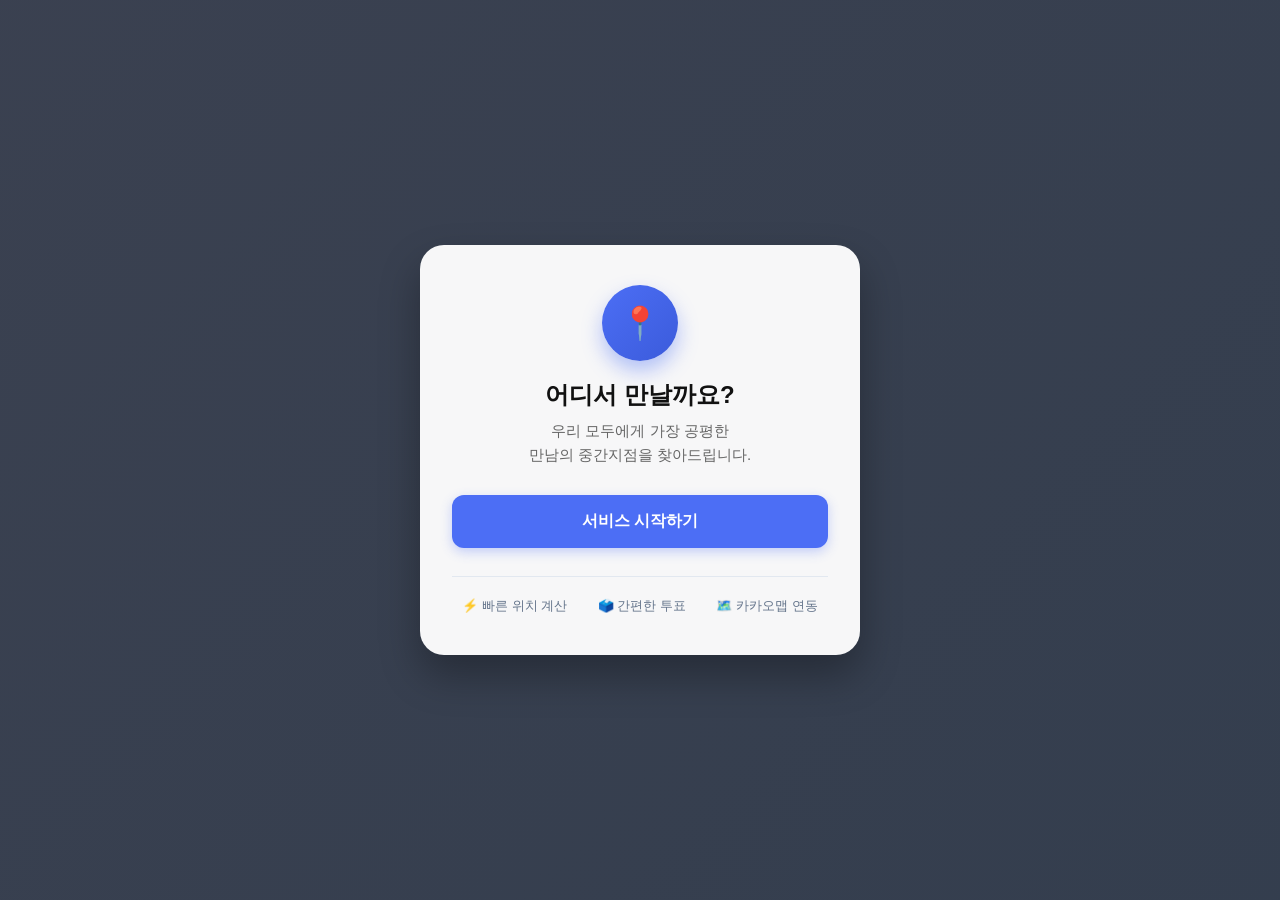
<file: frontend/index.html>
<!DOCTYPE html>
<html lang="ko">
<head>
    <meta charset="UTF-8">
    <meta name="viewport" content="width=device-width, initial-scale=1.0">
    <title>우리 어디서 만날까? - 중간지점 추천 서비스</title>
    <style>
        * {
            box-sizing: border-box;
            margin: 0;
            padding: 0;
            font-family: 'Apple SD Gothic Neo', 'Malgun Gothic', sans-serif;
        }
        html, body {
            width: 100%;
            min-height: 100%;
        }
        .landing-container {
            min-height: 100vh;
            background:
                linear-gradient(135deg, rgba(15, 23, 42, 0.82), rgba(30, 41, 59, 0.9)),
                url('https://images.unsplash.com/photo-1526778548025-fa2f459cd5c1?auto=format&fit=crop&w=1920&q=80') center/cover no-repeat;
            display: flex;
            justify-content: center;
            align-items: center;
            padding: 20px;
        }
        .hero-card {
            background: rgba(255, 255, 255, 0.96);
            backdrop-filter: blur(12px);
            padding: 40px 32px;
            border-radius: 24px;
            box-shadow: 0 20px 40px rgba(0, 0, 0, 0.3);
            text-align: center;
            max-width: 440px;
            width: 100%;
        }
        .team-logo {
            width: 76px;
            height: 76px;
            margin: 0 auto 18px;
            background: linear-gradient(135deg, #4c6ef5, #3b5bdb);
            border-radius: 50%;
            display: flex;
            align-items: center;
            justify-content: center;
            color: white;
            font-size: 32px;
            box-shadow: 0 10px 20px rgba(76, 110, 245, 0.4);
        }
        .hero-card h1 {
            font-size: 24px;
            color: #111;
            margin-bottom: 8px;
            font-weight: 700;
        }
        .hero-card p {
            font-size: 15px;
            color: #666;
            margin-bottom: 28px;
            line-height: 1.6;
        }
        .start-btn {
            width: 100%;
            padding: 16px;
            background-color: #4c6ef5;
            color: white;
            border: none;
            border-radius: 12px;
            font-size: 16px;
            font-weight: 600;
            cursor: pointer;
            transition: transform 0.2s, background-color 0.2s;
            box-shadow: 0 4px 12px rgba(76, 110, 245, 0.3);
        }
        .start-btn:hover {
            background-color: #3b5bdb;
            transform: translateY(-2px);
        }
        .start-btn:focus-visible {
            outline: 3px solid #93c5fd;
            outline-offset: 3px;
        }
        .hero-features {
            margin-top: 28px;
            display: flex;
            justify-content: space-around;
            gap: 10px;
            font-size: 13px;
            color: #64748b;
            border-top: 1px solid #e2e8f0;
            padding-top: 20px;
        }
        .hero-features span {
            display: flex;
            align-items: center;
            gap: 6px;
            font-weight: 500;
            white-space: nowrap;
        }
        @media (max-width: 420px) {
            .hero-card { padding: 32px 20px; }
            .hero-features { flex-direction: column; align-items: center; }
        }
    </style>
</head>
<body>
    <main class="landing-container">
        <section class="hero-card" aria-labelledby="page-title">
            <div class="team-logo" aria-hidden="true">📍</div>
            <h1 id="page-title">어디서 만날까요?</h1>
            <p>우리 모두에게 가장 공평한<br>만남의 중간지점을 찾아드립니다.</p>
            <button class="start-btn" type="button" onclick="startApp()">서비스 시작하기</button>
            <div class="hero-features" aria-label="서비스 특징">
                <span>⚡ 빠른 위치 계산</span>
                <span>🗳️ 간편한 투표</span>
                <span>🗺️ 카카오맵 연동</span>
            </div>
        </section>
    </main>
    <script>
        function startApp() {
            // 방 생성 및 링크 복사 화면으로 이동합니다.
            location.href = 'page2.html';
        }
    </script>
</body>
</html>
</file>
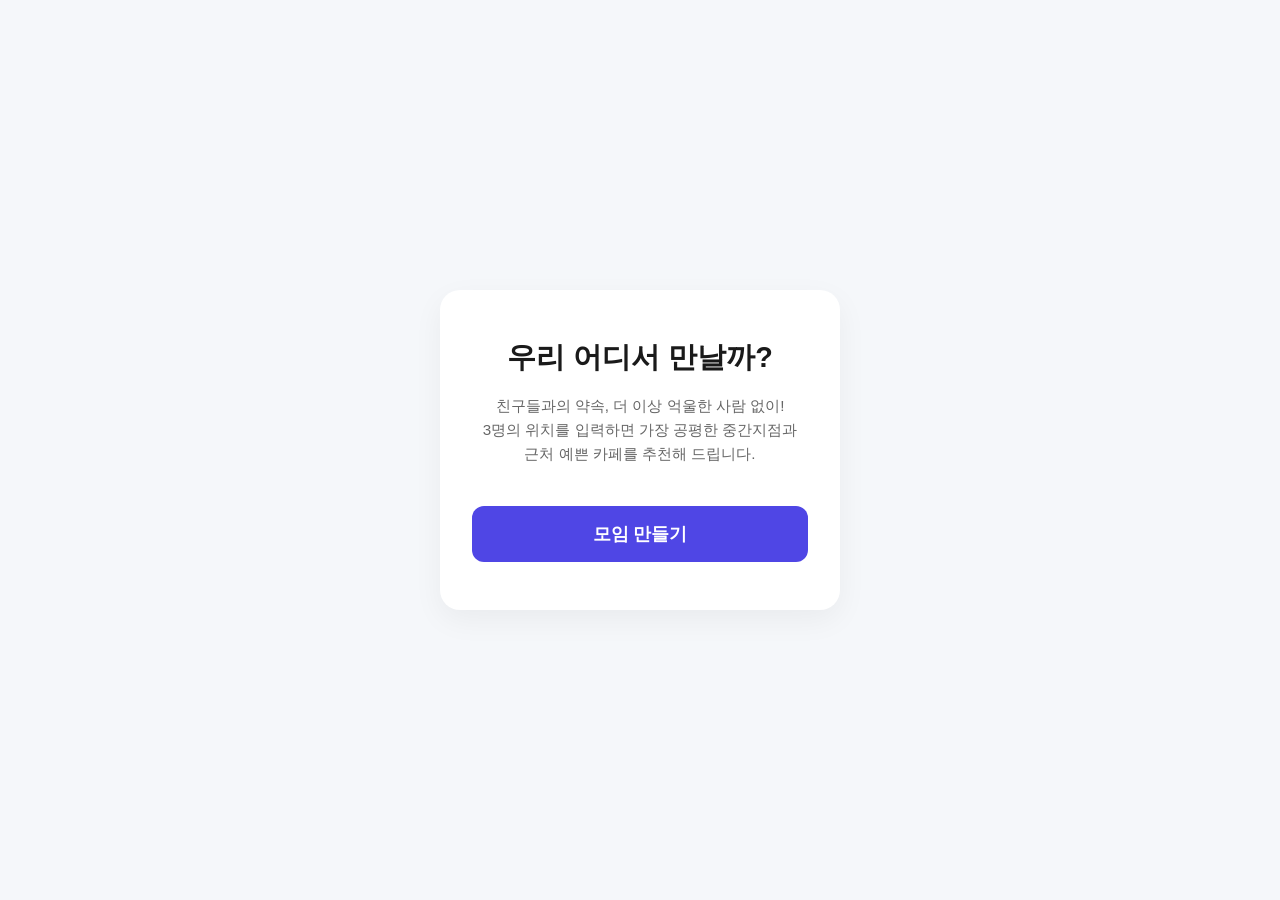
<file: capstone_midspot-develop/frontend/index.html>
<!DOCTYPE html>
<html lang="ko">
<head>
    <meta charset="UTF-8">
    <meta name="viewport" content="width=device-width, initial-scale=1.0">
    <title>약속 중간지점 추천 서비스</title>
    <!-- CSS 파일 연결 -->
    <link rel="stylesheet" href="style.css">
</head>
<body>
    <div class="container">
        <!-- 서비스 제목 및 설명 -->
        <header class="header-section">
            <h1 class="title">우리 어디서 만날까?</h1>
            <p class="description">
                친구들과의 약속, 더 이상 억울한 사람 없이!<br>
                3명의 위치를 입력하면 가장 공평한 중간지점과<br>근처 예쁜 카페를 추천해 드립니다.
            </p>
        </header>

        <!-- 모임 만들기 버튼 -->
        <div class="button-section">
            <button id="createRoomBtn" class="create-btn">모임 만들기</button>
        </div>
    </div>

    <!-- 페이지 이동을 위한 자바스크립트 추가 -->
    <script>
        document.getElementById('createRoomBtn').addEventListener('click', function() {
            // page2.html로 이동
            window.location.href = 'page2.html';
        });
    </script>
</body>
</html>
</file>
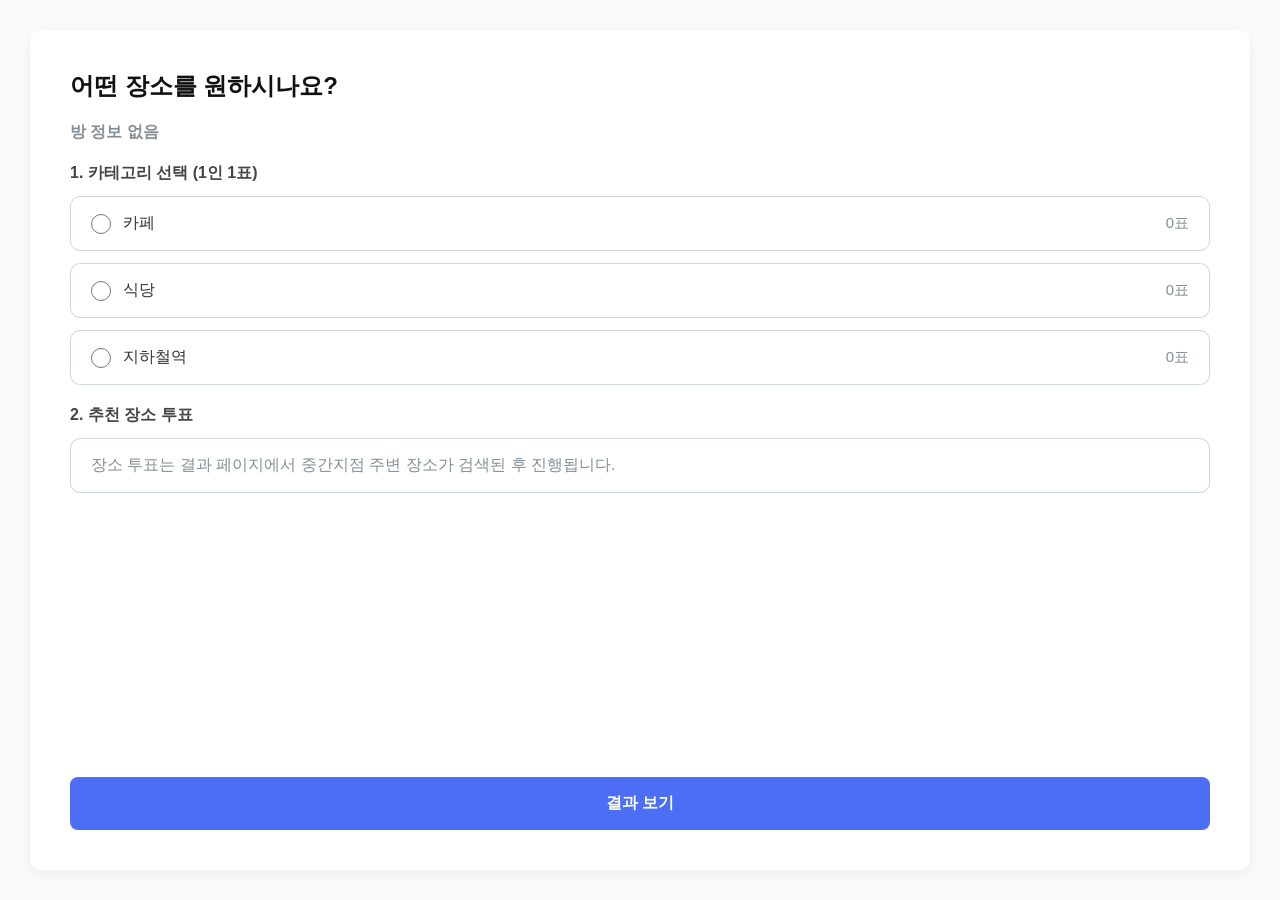
<file: frontend/category.html>
<!DOCTYPE html>
<html lang="ko">
<head>
    <meta charset="UTF-8">
    <meta name="viewport" content="width=device-width, initial-scale=1.0">
    <title>우리 어디서 만날까? - 카테고리 및 투표</title>
    <style>
        * {
            box-sizing: border-box;
            margin: 0;
            padding: 0;
            font-family: 'Apple SD Gothic Neo', 'Malgun Gothic', sans-serif;
        }
        html, body {
            width: 100%;
            height: 100%;
            background-color: #f8f9fa;
            color: #333;
        }
        .wrapper {
            display: flex;
            flex-direction: column;
            width: 100%;
            height: 100vh;
            padding: 30px;
        }
        .container {
            flex: 1;
            width: 100%;
            background: #ffffff;
            padding: 40px;
            border-radius: 12px;
            box-shadow: 0 4px 12px rgba(0, 0, 0, 0.05);
            display: flex;
            flex-direction: column;
            justify-content: space-between;
            overflow-y: auto;
        }
        h2 {
            font-size: 24px;
            margin-bottom: 20px;
            color: #111;
        }
        .section-title {
            font-size: 16px;
            font-weight: 600;
            color: #444;
            margin-bottom: 12px;
            margin-top: 20px;
        }
        .category-group, .place-list {
            display: flex;
            flex-direction: column;
            gap: 12px;
        }
        .checkbox-item {
            display: flex;
            align-items: center;
            justify-content: space-between;
            padding: 16px 20px;
            border: 1px solid #ced4da;
            border-radius: 10px;
            background: #fff;
            cursor: pointer;
            transition: all 0.2s;
            font-size: 16px;
        }
        .checkbox-item input[type="checkbox"], .checkbox-item input[type="radio"] {
            margin-right: 12px;
            width: 20px;
            height: 20px;
        }
        .item-label {
            display: flex;
            align-items: center;
            flex: 1;
            min-width: 0;
            white-space: nowrap;
        }
        .vote-count {
            font-size: 15px;
            color: #868e96;
            font-weight: 500;
            white-space: nowrap;
            margin-left: 12px;
            flex-shrink: 0;
        }
        .highlight {
            border-color: #4c6ef5;
            background-color: #edf2ff;
            font-weight: 600;
        }
        .highlight .vote-count {
            color: #3b5bdb;
        }
        .next-btn {
            width: 100%;
            padding: 16px;
            background-color: #4c6ef5;
            color: white;
            border: none;
            border-radius: 8px;
            font-size: 16px;
            font-weight: 600;
            cursor: pointer;
            margin-top: 30px;
            transition: background-color 0.2s;
        }
        .next-btn:hover {
            background-color: #3b5bdb;
        }
    </style>
</head>
<body>

    <div class="wrapper">
        <div class="container">
            <div>
                <h2>어떤 장소를 원하시나요?</h2>
                <div class="section-title" id="roomInfo" style="color: #868e96;"></div>

                <div class="section-title">1. 카테고리 선택 (1인 1표)</div>
                <div class="category-group">
                    <label class="checkbox-item">
                        <span class="item-label">
                            <input type="radio" name="category" value="cafe" onchange="onCategoryChange()"> 카페
                        </span>
                        <span class="vote-count" id="count-cafe">0표</span>
                    </label>
                    <label class="checkbox-item">
                        <span class="item-label">
                            <input type="radio" name="category" value="restaurant" onchange="onCategoryChange()"> 식당
                        </span>
                        <span class="vote-count" id="count-restaurant">0표</span>
                    </label>
                    <!-- 백엔드 허용값인 station_terminal로 맞춤 -->
                    <label class="checkbox-item">
                        <span class="item-label">
                            <input type="radio" name="category" value="station_terminal" onchange="onCategoryChange()"> 지하철역
                        </span>
                        <span class="vote-count" id="count-station_terminal">0표</span>
                    </label>
                </div>

                <div class="section-title">2. 추천 장소 투표</div>
                <div class="place-list">
                    <div class="checkbox-item" style="cursor: default; color: #868e96;">
                        장소 투표는 결과 페이지에서 중간지점 주변 장소가 검색된 후 진행됩니다.
                    </div>
                </div>
            </div>

            <button class="next-btn" onclick="goToResult()">결과 보기</button>
        </div>
    </div>

    <script src="api.js?v=2"></script>
    <script>
        let currentRoomId = null;
        let myParticipantId = null;
        let votePollInterval = null; // 폴링 관리용 변수 추가

        window.addEventListener("DOMContentLoaded", async () => {
            currentRoomId = getCurrentRoomId();
            myParticipantId = getMyParticipantId();
            document.getElementById("roomInfo").innerText = currentRoomId ? "방 ID: " + currentRoomId : "방 정보 없음";

            if (!currentRoomId) {
                alert("방 정보가 없습니다. 처음부터 시작해주세요.");
                return;
            }

            // 1. 최초 데이터 로드
            await refreshCategoryVotes();

            // 2. [폴링 기능 추가] 3초마다 자동으로 투표 현황 갱신
            if (votePollInterval) clearInterval(votePollInterval);
            votePollInterval = setInterval(async () => {
                await refreshCategoryVotes();
            }, 3000); // 3초 주기
        });

        // 페이지를 떠날 때 타이머 정리
        window.addEventListener("beforeunload", () => {
            if (votePollInterval) clearInterval(votePollInterval);
        });

        async function refreshCategoryVotes() {
            try {
                const result = await getCategoryVotes(currentRoomId);
                const counts = result.counts || {};
                // 백엔드 키값과 일치하는 cafe, restaurant, station_terminal 순회
                for (const cat of ["cafe", "restaurant", "station_terminal"]) {
                    const countEl = document.getElementById("count-" + cat);
                    if (countEl) {
                        countEl.innerText = (counts[cat] || 0) + "표";
                    }
                    const radioInput = document.querySelector('input[value="' + cat + '"]');
                    if (radioInput) {
                        const item = radioInput.closest(".checkbox-item");
                        if (result.top === cat) item.classList.add("highlight");
                        else item.classList.remove("highlight");
                    }
                }
            } catch (err) {
                console.error("카테고리 투표 조회 실패", err);
            }
        }

        async function onCategoryChange() {
            const selected = document.querySelector('input[name="category"]:checked');
            if (!selected) return;
            if (!myParticipantId) { alert("출발지를 먼저 입력해주세요."); return; }
            if (!currentRoomId) { alert("방 정보가 없습니다."); return; }

            try {
                await voteCategory(currentRoomId, {
                    participant_id: myParticipantId,
                    category: selected.value, // "cafe", "restaurant", "station_terminal" 전송
                });
                await refreshCategoryVotes();
            } catch (err) {
                alert("투표 실패: " + err.message);
            }
        }

        function goToResult() {
            if (!currentRoomId) { alert("방 정보가 없습니다."); return; }
            const selected = document.querySelector('input[name="category"]:checked');
            const category = selected ? selected.value : "cafe";
            location.href = "result.html?room=" + currentRoomId + "&category=" + category;
        }
    </script>
</body>
</html>
</file>
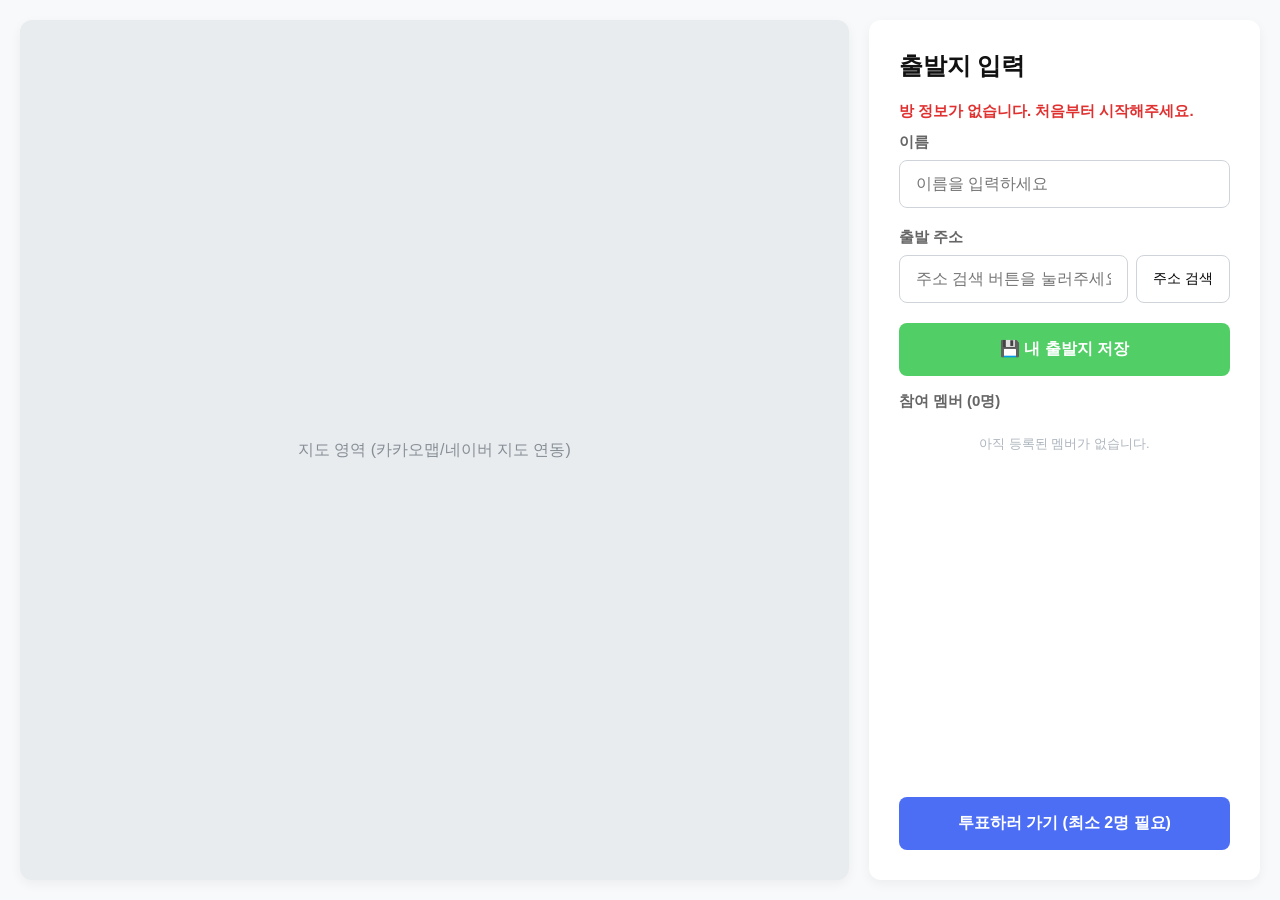
<file: frontend/location.html>
<!DOCTYPE html>
<html lang="ko">
<head>
    <meta charset="UTF-8">
    <meta name="viewport" content="width=device-width, initial-scale=1.0">
    <title>우리 어디서 만날까? - 위치 설정</title>
    <style>
        * {
            box-sizing: border-box;
            margin: 0;
            padding: 0;
            font-family: 'Apple SD Gothic Neo', 'Malgun Gothic', sans-serif;
        }
        html, body {
            width: 100%;
            height: 100%;
            background-color: #f8f9fa;
            color: #333;
        }
        .wrapper {
            display: flex;
            width: 100%;
            height: 100vh;
            padding: 20px;
            gap: 20px;
        }
        #map {
            flex: 2.5;
            height: 100%;
            background-color: #e9ecef;
            border-radius: 12px;
            display: flex;
            align-items: center;
            justify-content: center;
            color: #868e96;
            font-size: 16px;
            box-shadow: 0 4px 12px rgba(0, 0, 0, 0.05);
        }
        .control-panel {
            flex: 1;
            height: 100%;
            background: #ffffff;
            padding: 30px;
            border-radius: 12px;
            box-shadow: 0 4px 12px rgba(0, 0, 0, 0.05);
            display: flex;
            flex-direction: column;
            justify-content: space-between;
            overflow-y: auto;
        }
        h2 {
            font-size: 24px;
            margin-bottom: 20px;
            color: #111;
        }
        .section-title {
            font-size: 15px;
            font-weight: 600;
            color: #666;
            margin-bottom: 8px;
        }
        .input-group {
            margin-bottom: 20px;
        }
        input[type="text"] {
            width: 100%;
            padding: 14px 16px;
            border: 1px solid #ced4da;
            border-radius: 8px;
            font-size: 16px;
            outline: none;
            transition: border-color 0.2s;
        }
        input[type="text"]:focus {
            border-color: #4c6ef5;
        }
        .next-btn {
            width: 100%;
            padding: 16px;
            background-color: #4c6ef5;
            color: white;
            border: none;
            border-radius: 8px;
            font-size: 16px;
            font-weight: 600;
            cursor: pointer;
            transition: background-color 0.2s;
        }
        .next-btn:hover {
            background-color: #3b5bdb;
        }
    </style>
    <!-- 카카오 우편번호(주소) 검색 API -->
    <script src="https://t1.daumcdn.net/mapjsapi/bundle/postcode/prod/postcode.v2.js"></script>
    <!-- 카카오 지도 SDK 로드 (autoload=false 적용) -->
    <script type="text/javascript" src="//dapi.kakao.com/v2/maps/sdk.js?appkey=01521887512e7784a60c5b6750b4cc05&autoload=false"></script>
</head>
<body>

    <div class="wrapper">
        <div id="map">지도 영역 (카카오맵/네이버 지도 연동)</div>

        <div class="control-panel">
            <div>
                <h2>출발지 입력</h2>
                <div class="section-title" id="roomInfo" style="margin-bottom: 12px; color: #868e96;">방 불러오는 중...</div>

                <div class="input-group">
                    <div class="section-title">이름</div>
                    <input type="text" id="userName" placeholder="이름을 입력하세요">
                </div>

                <div class="input-group">
                    <div class="section-title">출발 주소</div>
                    <div style="display: flex; gap: 8px;">
                        <input type="text" id="userAddress" placeholder="주소 검색 버튼을 눌러주세요" readonly style="flex: 1;">
                        <button type="button" onclick="execDaumPostcode()" style="padding: 14px 16px; border: 1px solid #ced4da; border-radius: 8px; background: #fff; cursor: pointer; font-size: 14px; white-space: nowrap;">주소 검색</button>
                    </div>
                </div>

                <button class="next-btn" id="saveBtn" onclick="saveParticipant()" style="background-color: #51cf66; margin-bottom: 16px;">💾 내 출발지 저장</button>

                <div class="input-group">
                    <div class="section-title">참여 멤버 (<span id="participantCount">0</span>명)</div>
                    <div id="participantList" style="display: flex; flex-direction: column; gap: 8px;">
                        <div style="text-align: center; color: #adb5bd; font-size: 13px; padding: 16px;">아직 등록된 멤버가 없습니다.</div>
                    </div>
                </div>
            </div>

            <button class="next-btn" onclick="goToCategory()">투표하러 가기 (최소 2명 필요)</button>
        </div>
    </div>

    <script src="api.js?v=2"></script>
    <script>
        let currentRoomId = null;
        let map = null;
        let markers = [];
        let infowindows = [];
        let participantPollInterval = null; // 폴링 타이머 변수
        let lastParticipantCount = -1;      // 인원수 변화 감지용 변수

        // 지도 초기화 함수
        function initMap(lat = 37.566826, lng = 126.978656) {
            const container = document.getElementById('map');
            const options = {
                center: new kakao.maps.LatLng(lat, lng),
                level: 5
            };
            map = new kakao.maps.Map(container, options);
        }

        // 참여자 목록을 바탕으로 지도 중심 이동 및 마커 표시
        function updateMapMarkers(people, shouldFitBounds = false) {
            if (!map) return;

            // 기존 마커 및 인포윈도우 제거
            markers.forEach(marker => marker.setMap(null));
            infowindows.forEach(iw => iw.close());
            markers = [];
            infowindows = [];

            if (people.length === 0) return;

            const bounds = new kakao.maps.LatLngBounds();

            people.forEach(p => {
                const coords = new kakao.maps.LatLng(p.latitude, p.longitude);
                const marker = new kakao.maps.Marker({
                    map: map,
                    position: coords
                });
                
                const infowindow = new kakao.maps.InfoWindow({
                    content: `<div style="padding:5px;font-size:12px;">👤 ${p.nickname}</div>`
                });
                infowindow.open(map, marker);

                markers.push(marker);
                infowindows.push(infowindow);
                bounds.extend(coords);
            });

            // 인원 수가 변했거나 최초 로드일 때만 지도 범위 자동 조절
            if (shouldFitBounds) {
                map.setBounds(bounds);
            }
        }

        window.addEventListener("DOMContentLoaded", async () => {
            if (typeof kakao !== "undefined" && kakao.maps) {
                kakao.maps.load(() => {
                    initMap();
                    // 지도 로드 완료 후 마커 다시 그리기
                    if (currentRoomId) refreshParticipants(true);
                });
            } else {
                console.warn("카카오 지도 SDK 로드 실패 - 출발지 입력은 계속할 수 있습니다.");
            }

            currentRoomId = getCurrentRoomId();
            const infoEl = document.getElementById("roomInfo");

            if (!currentRoomId) {
                infoEl.innerText = "방 정보가 없습니다. 처음부터 시작해주세요.";
                infoEl.style.color = "#e03131";
                return;
            }

            try {
                await getRoom(currentRoomId);
                infoEl.innerText = "방 ID: " + currentRoomId + (isHost(currentRoomId) ? "  👑 방장" : "");
            } catch (err) {
                infoEl.innerText = "방 조회 실패: " + err.message;
                infoEl.style.color = "#e03131";
            }

            // 1. 최초 참여자 목록 로드
            await refreshParticipants(true);

            // 2. [폴링 기능] 3초마다 자동으로 참여자 목록 갱신
            if (participantPollInterval) clearInterval(participantPollInterval);
            participantPollInterval = setInterval(async () => {
                await refreshParticipants(false);
            }, 3000);
        });

        // 페이지 이탈 시 폴링 타이머 정리
        window.addEventListener("beforeunload", () => {
            if (participantPollInterval) clearInterval(participantPollInterval);
        });

        function execDaumPostcode() {
            new daum.Postcode({
                oncomplete: function (data) {
                    document.getElementById("userAddress").value = data.address;
                }
            }).open();
        }

        async function geocodeAddress(address) {
            const url = API_BASE + "/api/cafes/search-address?query=" + encodeURIComponent(address);
            const res = await fetch(url);
            const data = await res.json();
            if (!res.ok) throw new Error(data.detail || "주소 변환 실패");
            if (!data || data.length === 0) throw new Error("주소를 좌표로 변환하지 못했습니다.");
            return data[0];
        }

        async function saveParticipant() {
            const userName = document.getElementById("userName").value.trim();
            const userAddress = document.getElementById("userAddress").value.trim();

            if (!currentRoomId) { alert("방 정보가 없습니다."); return; }
            if (!userName) { alert("이름을 입력해주세요."); return; }
            if (!userAddress) { alert("출발 주소를 검색해주세요."); return; }

            const btn = document.getElementById("saveBtn");
            btn.disabled = true;
            btn.innerText = "저장 중...";

            try {
                const geo = await geocodeAddress(userAddress);

                const participant = await addParticipant(currentRoomId, {
                    nickname: userName,
                    address_name: userAddress,
                    latitude: geo.y,
                    longitude: geo.x,
                });

                localStorage.setItem("myParticipantId", participant.participant_id);
                alert(userName + "님의 출발지가 저장되었습니다!");

                document.getElementById("userName").value = "";
                document.getElementById("userAddress").value = "";
                await refreshParticipants(true);
            } catch (err) {
                alert("저장 실패: " + err.message);
            } finally {
                btn.disabled = false;
                btn.innerText = "💾 내 출발지 저장";
            }
        }

        async function refreshParticipants(forceFitBounds = false) {
            if (!currentRoomId) return;
            const listEl = document.getElementById("participantList");
            const countEl = document.getElementById("participantCount");

            try {
                const people = await getParticipants(currentRoomId);
                countEl.innerText = people.length;

                // 이전보다 참여자 수가 달라졌거나 강제 갱신일 때만 지도 범위 재조정
                const countChanged = (lastParticipantCount !== people.length);
                lastParticipantCount = people.length;

                updateMapMarkers(people, forceFitBounds || countChanged);

                if (people.length === 0) {
                    listEl.innerHTML = '<div style="text-align: center; color: #adb5bd; font-size: 13px; padding: 16px;">아직 등록된 멤버가 없습니다.</div>';
                    return;
                }

                listEl.innerHTML = people.map(p =>
                    '<div style="padding: 12px 14px; border: 1px solid #dee2e6; border-radius: 8px; background: #f8f9fa; font-size: 14px;">' +
                    '<div style="display: flex; align-items: center; justify-content: space-between; gap: 8px;">' +
                    '<div style="font-weight: 600; min-width: 0; overflow: hidden; text-overflow: ellipsis; white-space: nowrap;">👤 ' + p.nickname + '</div>' +
                    (isHost(currentRoomId)
                        ? '<button type="button" onclick="removeParticipant(\'' + p.participant_id + '\')" style="flex-shrink: 0; padding: 4px 10px; border: 1px solid #ffa8a8; border-radius: 6px; background: #fff; color: #e03131; font-size: 12px; cursor: pointer; white-space: nowrap;">삭제</button>'
                        : '') +
                    '</div>' +
                    '<div style="color: #666; font-size: 13px; margin-top: 4px; overflow: hidden; text-overflow: ellipsis; white-space: nowrap;">📍 ' + p.address_name + '</div>' +
                    '</div>'
                ).join("");
            } catch (err) {
                // 폴링 중 일시적 네트워크 오류로 기존 목록이 지워지지 않도록 콘솔에만 출력
                console.error("참가자 목록 조회 실패:", err);
            }
        }

        async function removeParticipant(participantId) {
            if (!confirm("이 참여자의 출발지 정보를 삭제할까요?")) return;
            try {
                await deleteParticipant(currentRoomId, participantId);
                if (getMyParticipantId() === participantId) {
                    localStorage.removeItem("myParticipantId");
                }
                await refreshParticipants(true);
            } catch (err) {
                alert("삭제 실패: " + err.message);
            }
        }

        function goToCategory() {
            if (!currentRoomId) { alert("방 정보가 없습니다."); return; }
            const count = Number(document.getElementById("participantCount").innerText) || 0;
            if (count < 2) {
                alert("중간지점 계산을 위해 최소 2명의 출발지가 필요합니다.");
                return;
            }
            location.href = "category.html?room=" + currentRoomId;
        }
    </script>
</body>
</html>
</file>
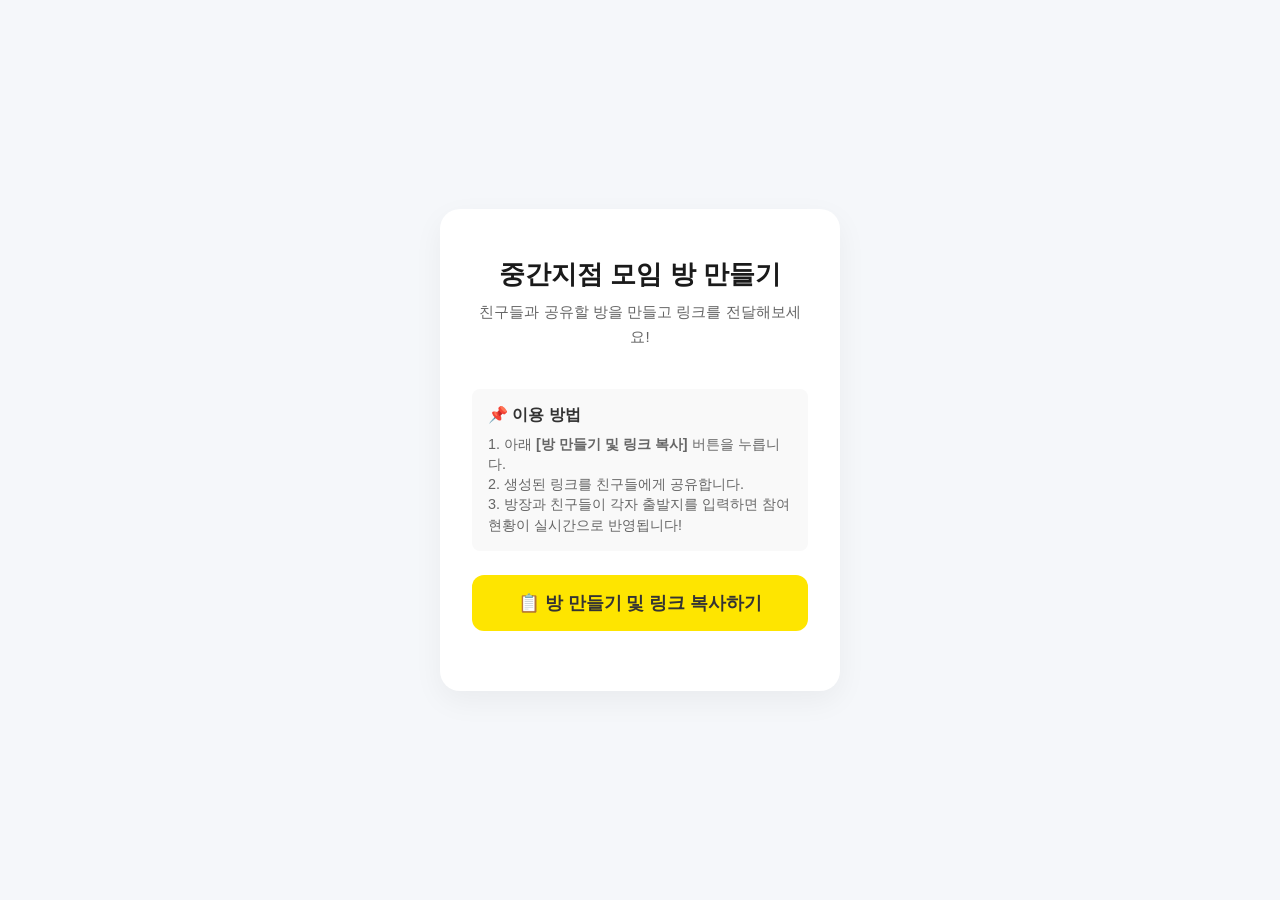
<file: frontend/page2.html>
<!DOCTYPE html>
<html lang="ko">
<head>
    <meta charset="UTF-8">
    <meta name="viewport" content="width=device-width, initial-scale=1.0">
    <title>방 만들기 - 약속 중간지점 추천</title>
    <link rel="stylesheet" href="style.css">
</head>
<body>
    <div class="container">
        <!-- 상단 헤더 섹션 -->
        <header class="header-section" style="margin-bottom: 2rem; text-align: center;">
            <h2 class="title" style="font-size: 1.6rem; margin-bottom: 0.5rem;">중간지점 모임 방 만들기</h2>
            <p class="description">친구들과 공유할 방을 만들고 링크를 전달해보세요!</p>
        </header>

        <!-- 이용 방법 안내 -->
        <div class="form-section" style="margin-bottom: 1.5rem; background: #f9f9f9; padding: 1rem; border-radius: 8px;">
            <p style="font-weight: bold; margin-bottom: 0.5rem; color: #333;">📌 이용 방법</p>
            <p style="font-size: 0.9rem; color: #666; line-height: 1.4; margin: 0;">
                1. 아래 <strong>[방 만들기 및 링크 복사]</strong> 버튼을 누릅니다.<br>
                2. 생성된 링크를 친구들에게 공유합니다.<br>
                3. 방장과 친구들이 각자 출발지를 입력하면 참여 현황이 실시간으로 반영됩니다!
            </p>
        </div>

        <!-- 방 생성 및 링크 복사 버튼 -->
        <div class="form-section">
            <button type="button" class="create-btn" onclick="createRoomAndCopy()" style="background-color: #fee500; color: #333; font-weight: bold; margin-bottom: 12px; cursor: pointer;">
                📋 방 만들기 및 링크 복사하기
            </button>
        </div>
    </div>

    <!-- 방 생성 및 링크 복사 스크립트 -->
    <script src="api.js?v=2"></script>
    <script>
        async function createRoomAndCopy() {
            const btn = event.currentTarget;
            btn.disabled = true;
            btn.innerText = "방 생성 중...";

            try {
                const room = await createRoom();
                const roomId = room.room_id;
                localStorage.setItem("currentRoomId", roomId);

                const baseUrl = window.location.origin + window.location.pathname.replace(/[^/]*$/, '');
                const roomUrl = `${baseUrl}location.html?room=${roomId}`;

                try {
                    await navigator.clipboard.writeText(roomUrl);
                    alert("방 링크가 복사되었습니다! 친구들에게 공유해주세요.\n출발지 입력 페이지로 이동합니다.");
                } catch (err) {
                    alert("링크 복사에 실패했지만 방은 생성되었습니다.\n공유 링크: " + roomUrl);
                }

                window.location.href = roomUrl;
            } catch (err) {
                alert("방 생성 실패: " + err.message);
                btn.disabled = false;
                btn.innerText = "📋 방 만들기 및 링크 복사하기";
            }
        }
    </script>
</body>
</html>
</file>
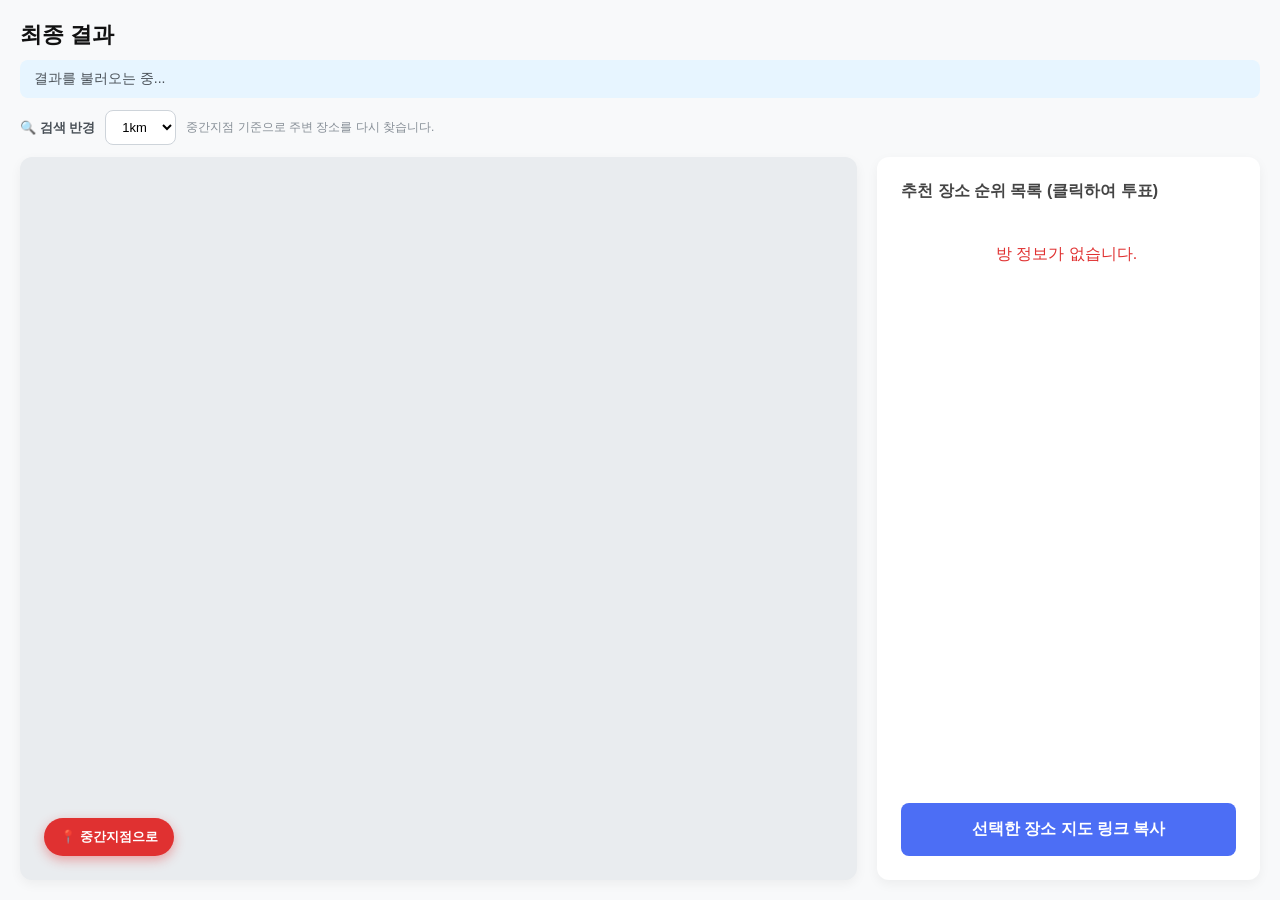
<file: frontend/result.html>
<!DOCTYPE html>
<html lang="ko">
<head>
    <meta charset="UTF-8">
    <meta name="viewport" content="width=device-width, initial-scale=1.0">
    <title>우리 어디서 만날까? - 최종 결과</title>
    <style>
        * {
            box-sizing: border-box;
            margin: 0;
            padding: 0;
            font-family: 'Apple SD Gothic Neo', 'Malgun Gothic', sans-serif;
        }
        html, body {
            width: 100%;
            height: 100%;
            background-color: #f8f9fa;
            color: #333;
        }
        .wrapper {
            display: flex;
            flex-direction: column;
            width: 100%;
            height: 100vh;
            padding: 20px;
        }
        h2 {
            font-size: 22px;
            margin-bottom: 15px;
            color: #111;
        }
        .content-layout {
            display: flex;
            flex: 1;
            gap: 20px;
            min-height: 0;
            position: relative;
        }
        #map {
            flex: 2.5;
            height: 100%;
            background-color: #e9ecef;
            border-radius: 12px;
            box-shadow: 0 4px 12px rgba(0, 0, 0, 0.05);
        }
        .rank-panel {
            flex: 1;
            min-width: 320px;
            height: 100%;
            background: #ffffff;
            padding: 24px;
            border-radius: 12px;
            box-shadow: 0 4px 12px rgba(0, 0, 0, 0.05);
            display: flex;
            flex-direction: column;
            justify-content: space-between;
        }
        .section-title {
            font-size: 16px;
            font-weight: 600;
            color: #444;
            margin-bottom: 12px;
        }
        .rank-panel > div:first-child {
            flex: 1;
            min-height: 0;
            display: flex;
            flex-direction: column;
        }
        .rank-list {
            display: flex;
            flex-direction: column;
            gap: 10px;
            flex: 1;
            min-height: 0;
            overflow-y: auto;
            padding-right: 4px;
        }
        .mid-overlay {
            display: flex;
            flex-direction: column;
            align-items: center;
            gap: 4px;
            transform: translateY(-6px);
        }
        .mid-dot {
            width: 18px;
            height: 18px;
            border-radius: 50%;
            background: #e03131;
            border: 3px solid #fff;
            box-shadow: 0 0 0 4px rgba(224, 49, 49, 0.25), 0 2px 6px rgba(0, 0, 0, 0.35);
        }
        .mid-label {
            background: #e03131;
            color: #fff;
            font-size: 12px;
            font-weight: 700;
            padding: 4px 10px;
            border-radius: 999px;
            white-space: nowrap;
            box-shadow: 0 2px 6px rgba(0, 0, 0, 0.3);
        }
        .person-overlay {
            display: flex;
            flex-direction: column;
            align-items: center;
            gap: 3px;
            transform: translateY(-4px);
        }
        .person-dot {
            width: 14px;
            height: 14px;
            border-radius: 50%;
            border: 3px solid #fff;
            box-shadow: 0 1px 4px rgba(0, 0, 0, 0.4);
        }
        .person-label {
            font-size: 11px;
            font-weight: 700;
            padding: 3px 8px;
            border-radius: 999px;
            white-space: nowrap;
            background: #fff;
            box-shadow: 0 1px 4px rgba(0, 0, 0, 0.25);
        }
        .rank-item {
            display: flex;
            align-items: center;
            justify-content: space-between;
            gap: 10px;
            padding: 14px 16px;
            border: 1px solid #ced4da;
            border-radius: 8px;
            background: #fff;
            font-size: 15px;
        }
        .rank-item > div:first-child {
            flex: 1;
            min-width: 0;
        }
        .rank-item > div:first-child > span:first-child {
            overflow: hidden;
            text-overflow: ellipsis;
            white-space: nowrap;
        }
        .rank-item > div:first-child > span:last-child {
            overflow: hidden;
            text-overflow: ellipsis;
            white-space: nowrap;
        }
        .rank-item > div:last-child {
            flex-shrink: 0;
            white-space: nowrap;
        }
        .rank-item a, .rank-item button {
            flex-shrink: 0;
            white-space: nowrap;
        }
        .rank-item.top-choice {
            border-color: #4c6ef5;
            background-color: #edf2ff;
            font-weight: 600;
        }
        .share-btn {
            width: 100%;
            padding: 16px;
            background-color: #4c6ef5;
            color: white;
            border: none;
            border-radius: 8px;
            font-size: 16px;
            font-weight: 600;
            cursor: pointer;
            transition: background-color 0.2s;
        }
        .share-btn:hover {
            background-color: #3b5bdb;
        }
        .toast {
            position: fixed;
            bottom: 30px;
            left: 50%;
            transform: translateX(-50%);
            background: rgba(0, 0, 0, 0.8);
            color: white;
            padding: 12px 24px;
            border-radius: 8px;
            font-size: 15px;
            display: none;
            z-index: 1000;
        }
    </style>
    <!-- 카카오 지도 SDK 로드 (autoload=false 적용) -->
    <script type="text/javascript" src="//dapi.kakao.com/v2/maps/sdk.js?appkey=01521887512e7784a60c5b6750b4cc05&autoload=false"></script>
</head>
<body>

    <div class="wrapper">
        <h2 style="margin-bottom: 10px;">최종 결과</h2>
        <div id="midpointInfo" style="font-size: 14px; color: #495057; margin-bottom: 12px; background: #e7f5ff; padding: 10px 14px; border-radius: 8px;">결과를 불러오는 중...</div>
        <div id="fallbackNotice" style="display: none; font-size: 14px; color: #b35c00; margin-bottom: 12px; background: #fff4e6; padding: 10px 14px; border-radius: 8px;"></div>
        <div id="originPanel" style="display: none; font-size: 13px; color: #495057; margin-bottom: 12px; background: #f8f9fa; border: 1px solid #dee2e6; padding: 10px 14px; border-radius: 8px;">
            <div style="font-weight: 600; margin-bottom: 6px;">🚩 참여자 출발지</div>
            <div id="originList" style="display: flex; flex-wrap: wrap; gap: 6px 14px;"></div>
        </div>
        <div style="display: flex; align-items: center; gap: 10px; flex-wrap: wrap; margin-bottom: 12px;">
            <label for="radiusSelect" style="font-size: 13px; font-weight: 600; color: #495057; white-space: nowrap;">🔍 검색 반경</label>
            <select id="radiusSelect" onchange="changeRadius()" style="padding: 8px 12px; border: 1px solid #ced4da; border-radius: 8px; font-size: 13px; background: #fff; cursor: pointer;">
                <option value="1000">1km</option>
                <option value="2000">2km</option>
                <option value="3000">3km</option>
                <option value="5000">5km</option>
            </select>
            <span id="radiusHint" style="font-size: 12px; color: #868e96;">중간지점 기준으로 주변 장소를 다시 찾습니다.</span>
        </div>

        <div class="content-layout">
            <div id="map"></div>
            <button type="button" id="midBtn" onclick="panToMidpoint()" title="중간지점으로 이동" style="position: absolute; left: 24px; bottom: 24px; z-index: 5; padding: 10px 16px; border: none; border-radius: 999px; background: #e03131; color: #fff; font-size: 13px; font-weight: 700; cursor: pointer; box-shadow: 0 4px 12px rgba(224,49,49,0.4); white-space: nowrap;">📍 중간지점으로</button>

            <div class="rank-panel">
                <div>
                    <div class="section-title">추천 장소 순위 목록 (클릭하여 투표)</div>
                    <div class="rank-list" id="rankList">
                        <div style="text-align: center; color: #868e96; padding: 30px;">중간지점 주변 장소를 검색 중입니다...</div>
                    </div>
                </div>

                <button class="share-btn" onclick="shareLocationLinks()">선택한 장소 지도 링크 복사</button>
            </div>
        </div>
    </div>

    <div id="toast" class="toast">링크가 복사되었습니다!</div>

    <script src="api.js?v=2"></script>
    <script>
        let currentRoomId = null;
        let myParticipantId = null;
        let places = [];
        let topPlaceId = null;
        let currentMidpoint = null;
        let currentRadius = 0;
        let currentParticipants = [];
        let selectedRadius = 1000;
        let currentCategory = "cafe";
        let fitBoundsOnce = true;
        let map = null;
        let markers = [];
        let placePollInterval = null; // 폴링 타이머 변수 추가

        // 참여자별 구분 색상 (출발지 칩과 지도 마커에 같이 사용)
        const PALETTE = [
            { bg: "#e7f5ff", border: "#4dabf7", text: "#1864ab" },
            { bg: "#fff0f6", border: "#f06595", text: "#a61e4d" },
            { bg: "#ebfbee", border: "#51cf66", text: "#2b8a3e" },
            { bg: "#fff9db", border: "#fcc419", text: "#e67700" },
            { bg: "#f3f0ff", border: "#9775fa", text: "#5f3dc4" },
            { bg: "#fff4e6", border: "#ff922b", text: "#d9480f" },
        ];

        // 지도 초기화 함수
        function initMap(lat = 37.566826, lng = 126.978656) {
            const container = document.getElementById('map');
            const options = {
                center: new kakao.maps.LatLng(lat, lng),
                level: 4
            };
            map = new kakao.maps.Map(container, options);
        }

        // 지도에 중간지점 및 추천 장소 마커 표시
        // fitBounds가 true일 때만 지도 영역을 다시 맞춥니다(폴링으로 화면이 되돌아가지 않도록).
        function updateResultMap(midpoint, placeList, topId, fitBounds = false) {
            if (!map) return;

            markers.forEach(m => m.setMap(null));
            markers = [];

            const bounds = new kakao.maps.LatLngBounds();

            // 1. 중간지점 표시 (눈에 잘 띄는 커스텀 오버레이 + 검색 반경 원)
            if (midpoint && Number.isFinite(midpoint.latitude) && Number.isFinite(midpoint.longitude)) {
                const midCoord = new kakao.maps.LatLng(midpoint.latitude, midpoint.longitude);

                if (currentRadius > 0) {
                    const radiusCircle = new kakao.maps.Circle({
                        map: map,
                        center: midCoord,
                        radius: currentRadius,
                        strokeWeight: 2,
                        strokeColor: '#e03131',
                        strokeOpacity: 0.55,
                        strokeStyle: 'dashed',
                        fillColor: '#e03131',
                        fillOpacity: 0.05,
                    });
                    markers.push(radiusCircle);
                }

                const midContent = document.createElement('div');
                midContent.className = 'mid-overlay';
                midContent.innerHTML = '<span class="mid-label">📍 중간지점</span><span class="mid-dot"></span>';

                const midOverlay = new kakao.maps.CustomOverlay({
                    map: map,
                    position: midCoord,
                    content: midContent,
                    yAnchor: 1,
                    zIndex: 10,
                });
                markers.push(midOverlay);
                bounds.extend(midCoord);
            }

            placeList.forEach((p, idx) => {
                const coord = new kakao.maps.LatLng(p.y, p.x);
                const isTop = (p.place_name === topId);
                
                const marker = new kakao.maps.Marker({
                    map: map,
                    position: coord
                });

                const infowindow = new kakao.maps.InfoWindow({
                    content: `<div style="padding:4px 8px;font-size:11px;">${idx + 1}. ${p.place_name}${isTop ? ' ⭐' : ''}</div>`
                });
                infowindow.open(map, marker);

                markers.push(marker);
                bounds.extend(coord);
            });

            // 3. 참여자 출발지 표시 (출발지 칩과 같은 색 사용)
            currentParticipants.forEach((person, i) => {
                const lat = Number(person.latitude);
                const lng = Number(person.longitude);
                if (!Number.isFinite(lat) || !Number.isFinite(lng)) return;

                const c = PALETTE[i % PALETTE.length];
                const coord = new kakao.maps.LatLng(lat, lng);

                const el = document.createElement('div');
                el.className = 'person-overlay';
                el.innerHTML =
                    '<span class="person-label" style="color:' + c.text + '; border:1px solid ' + c.border + ';">' +
                    person.nickname + '</span>' +
                    '<span class="person-dot" style="background:' + c.border + ';"></span>';

                const overlay = new kakao.maps.CustomOverlay({
                    map: map,
                    position: coord,
                    content: el,
                    yAnchor: 1,
                    zIndex: 9,
                });
                markers.push(overlay);
                bounds.extend(coord);
            });

            if (fitBounds && markers.length > 0) {
                // 점이 하나뿐이면 영역이 0이 되어 지도가 국가 단위로 축소되므로 최소 여백을 줍니다.
                if (midpoint && Number.isFinite(midpoint.latitude) && Number.isFinite(midpoint.longitude)) {
                    const pad = 0.005;
                    bounds.extend(new kakao.maps.LatLng(midpoint.latitude + pad, midpoint.longitude + pad));
                    bounds.extend(new kakao.maps.LatLng(midpoint.latitude - pad, midpoint.longitude - pad));
                }
                map.setBounds(bounds);
            }
        }

        window.addEventListener("DOMContentLoaded", async () => {
            // 카카오 지도 SDK 로드 성공 시에만 지도 초기화 (실패해도 결과 로딩은 계속됨)
            if (typeof kakao !== "undefined" && kakao.maps) {
                kakao.maps.load(() => {
                    initMap();
                });
            } else {
                console.warn("카카오 지도 SDK 로드 실패 - 지도 없이 결과만 표시합니다.");
            }

            currentRoomId = getCurrentRoomId();
            myParticipantId = getMyParticipantId();

            if (!currentRoomId) {
                document.getElementById("rankList").innerHTML = '<div style="text-align: center; color: #e03131; padding: 30px;">방 정보가 없습니다.</div>';
                return;
            }

            const params = new URLSearchParams(window.location.search);
            const category = params.get("category") || "cafe";
            currentCategory = category;

            // 1. 최초 결과 로드
            await loadResult(category);

            // 2. [폴링 기능 추가] 3초마다 자동으로 투표 현황 및 순위 갱신
            if (placePollInterval) clearInterval(placePollInterval);
            placePollInterval = setInterval(async () => {
                await refreshPlaceVotes();
            }, 3000); // 3초 주기
        });

        // 페이지 이탈 시 폴링 타이머 정리
        window.addEventListener("beforeunload", () => {
            if (placePollInterval) clearInterval(placePollInterval);
        });

        async function loadResult(category) {
            const rankList = document.getElementById("rankList");
            try {
                const result = await getResult(currentRoomId, category, selectedRadius);
                currentMidpoint = result.midpoint;
                currentRadius = result.radius || 0;
                places = result.places || [];
                fitBoundsOnce = true;

                document.getElementById("midpointInfo").innerText =
                    "📍 중간지점: 위도 " + currentMidpoint.latitude.toFixed(5) + ", 경도 " + currentMidpoint.longitude.toFixed(5) +
                    "  (참여자 " + result.participant_count + "명, 카테고리: " + result.category + ", 반경: " + (result.radius/1000).toFixed(1) + "km)";

                const originPanel = document.getElementById("originPanel");
                const originList = document.getElementById("originList");
                const people = result.participants || [];
                currentParticipants = people;
                if (people.length > 0) {
                    // 참여자마다 다른 색으로 구분해 표시함
                    originList.innerHTML = people.map((p, i) => {
                        const c = PALETTE[i % PALETTE.length];
                        return '<span style="white-space: nowrap; padding: 4px 10px; border-radius: 999px;' +
                            ' background: ' + c.bg + '; border: 1px solid ' + c.border + '; color: ' + c.text + ';' +
                            ' font-weight: 600;">👤 ' + p.nickname + ' · ' + p.address_name + '</span>';
                    }).join("");
                    originPanel.style.display = "block";
                } else {
                    originPanel.style.display = "none";
                }

                const noticeEl = document.getElementById("fallbackNotice");
                if (result.message) {
                    noticeEl.innerText = "ℹ️ " + result.message;
                    noticeEl.style.display = "block";
                } else {
                    noticeEl.style.display = "none";
                }

                document.getElementById("radiusHint").innerText =
                    "반경 " + (currentRadius / 1000).toFixed(1) + "km · " + places.length + "곳";

                await refreshPlaceVotes();
            } catch (err) {
                rankList.innerHTML = '<div style="text-align: center; color: #e03131; padding: 30px;">결과 조회 실패: ' + err.message + '<br><br>※ 카카오 API 키가 없으면 장소 검색이 실패합니다.</div>';
            }
        }

        // 지도를 중간지점으로 되돌립니다.
        function panToMidpoint() {
            if (!map || !currentMidpoint) { alert("중간지점 정보가 없습니다."); return; }
            map.panTo(new kakao.maps.LatLng(currentMidpoint.latitude, currentMidpoint.longitude));
        }

        async function changeRadius() {
            const select = document.getElementById("radiusSelect");
            selectedRadius = Number(select.value) || 1000;
            document.getElementById("radiusHint").innerText = "반경 " + (selectedRadius / 1000) + "km로 다시 검색 중...";
            await loadResult(currentCategory);
        }

        async function refreshPlaceVotes() {
            const rankList = document.getElementById("rankList");

            if (places.length === 0) {
                // 장소가 없어도 중간지점은 지도에 표시합니다.
                updateResultMap(currentMidpoint, [], null, fitBoundsOnce);
                fitBoundsOnce = false;
                rankList.innerHTML = '<div style="text-align: center; color: #868e96; padding: 30px;">주변에 검색된 장소가 없습니다.</div>';
                return;
            }

            let votes = {};
            let top = null;
            try {
                const vresult = await getPlaceVotes(currentRoomId);
                votes = vresult.counts || {};
                top = vresult.top;
                topPlaceId = top;
            } catch (err) {
                console.error("장소 투표 조회 실패", err);
            }

            const sorted = [...places].sort((a, b) => {
                const va = votes[a.place_name] || 0;
                const vb = votes[b.place_name] || 0;
                return vb - va;
            });

            updateResultMap(currentMidpoint, sorted, topPlaceId, fitBoundsOnce);
            fitBoundsOnce = false;

            rankList.innerHTML = sorted.map((p, i) => {
                const v = votes[p.place_name] || 0;
                const isTop = (p.place_name === top);
                const rankCls = i === 0 ? "top-choice" : "";
                const mapUrl = p.kakao_map_url || `https://map.kakao.com/link/map/${encodeURIComponent(p.place_name)},${p.y},${p.x}`;

                return '<div class="rank-item ' + rankCls + '">' +
                '<div style="display: flex; flex-direction: column; gap: 2px;">' +
                '<span>' + (i + 1) + '. ' + p.place_name + (isTop ? ' (다수결 ⭐)' : '') + '</span>' +
                '<span style="font-size: 12px; color: #868e96;">' + (p.road_address_name || p.address_name) + '</span>' +
                '</div>' +
                '<div style="display: flex; align-items: center; gap: 8px;">' +
                '<span style="color: #3b5bdb; font-weight: 600;">' + v + '표</span>' +
                '<a href="' + mapUrl + '" target="_blank" style="padding: 6px 10px; border: 1px solid #fee500; border-radius: 6px; background: #fee500; color: #333; font-size: 12px; text-decoration: none; font-weight: bold;">카카오맵</a>' +
                '<button onclick="voteForPlace(\'' + p.place_name.replace(/'/g, "\\'") + '\')" style="padding: 6px 12px; border: 1px solid #51cf66; border-radius: 6px; background: #fff; color: #37b24d; font-size: 13px; cursor: pointer;">투표</button>' +
                '</div>' +
                '</div>';
            }).join("");
        }

        async function voteForPlace(placeName) {
            if (!myParticipantId) { alert("출발지를 먼저 입력해주세요."); return; }
            try {
                await votePlace(currentRoomId, {
                    participant_id: myParticipantId,
                    place_id: placeName,
                    place_name: placeName,
                });

                await refreshPlaceVotes();
                showToast();
            } catch (err) {
                alert("투표 실패: " + err.message);
            }
        }

        function shareLocationLinks() {
            const target = places.find(p => p.place_name === topPlaceId) || places[0];
            if (!target) { alert("공유할 장소가 없습니다."); return; }
            const name = target.place_name;
            
            const kakaoMapUrl = target.kakao_map_url || target.place_url || ("https://map.kakao.com/link/map/" + encodeURIComponent(name) + "," + target.y + "," + target.x);
            const shareText = "[우리 어디서 만날까? 추천 장소]\n- " + name + "\n- 카카오맵 바로보기: " + kakaoMapUrl;

            navigator.clipboard.writeText(shareText).then(() => {
                showToast();
            }).catch(() => {
                alert("링크 복사에 실패했습니다.");
            });
        }

        function showToast() {
            const toast = document.getElementById("toast");
            toast.style.display = "block";
            setTimeout(() => { toast.style.display = "none"; }, 2500);
        }
    </script>
</body>
</html>
</file>
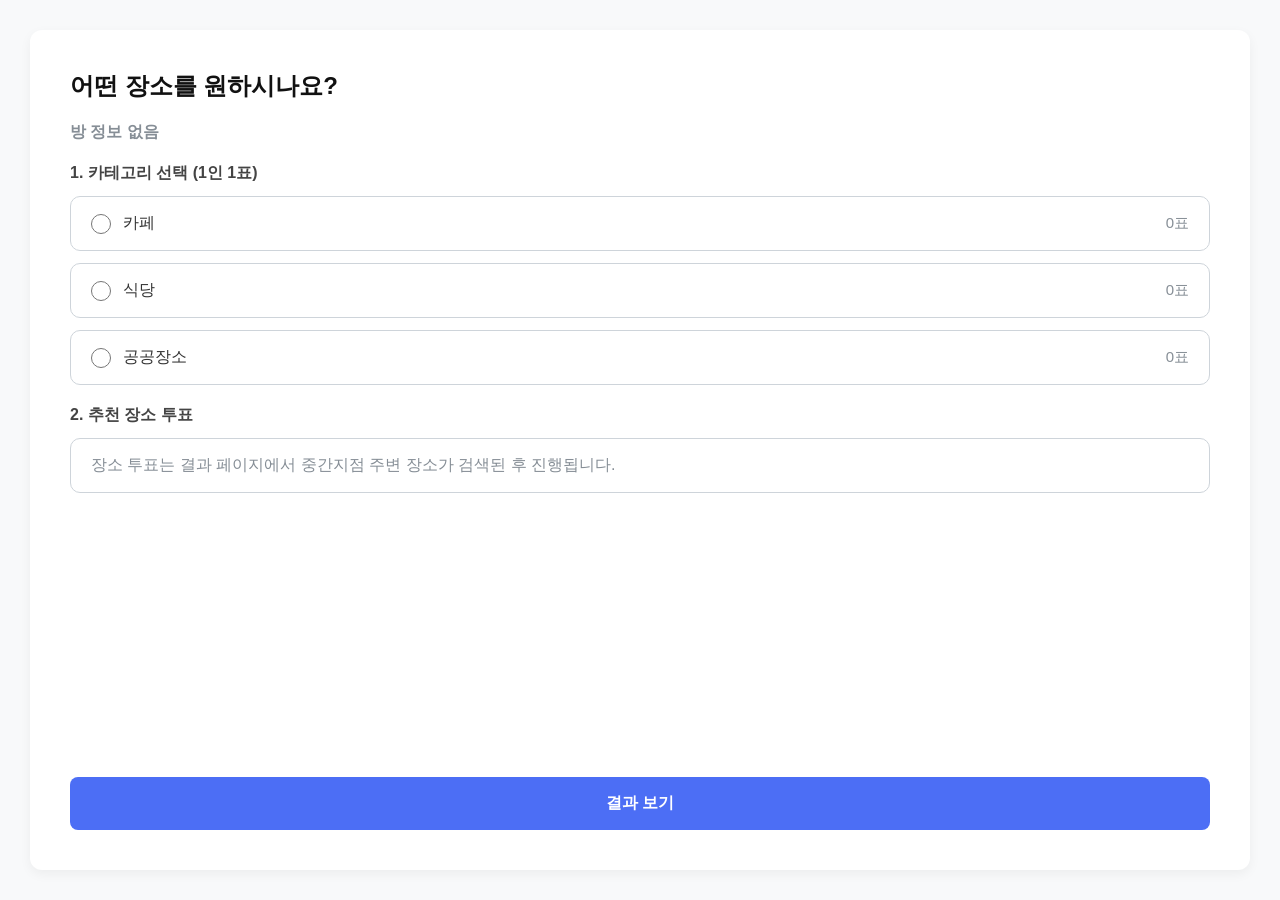
<file: capstone_midspot-develop/frontend/category.html>
<!DOCTYPE html>
<html lang="ko">
<head>
    <meta charset="UTF-8">
    <meta name="viewport" content="width=device-width, initial-scale=1.0">
    <title>우리 어디서 만날까? - 카테고리 및 투표</title>
    <style>
        * {
            box-sizing: border-box;
            margin: 0;
            padding: 0;
            font-family: 'Apple SD Gothic Neo', 'Malgun Gothic', sans-serif;
        }
        html, body {
            width: 100%;
            height: 100%;
            background-color: #f8f9fa;
            color: #333;
        }
        .wrapper {
            display: flex;
            flex-direction: column;
            width: 100%;
            height: 100vh;
            padding: 30px;
        }
        .container {
            flex: 1;
            width: 100%;
            background: #ffffff;
            padding: 40px;
            border-radius: 12px;
            box-shadow: 0 4px 12px rgba(0, 0, 0, 0.05);
            display: flex;
            flex-direction: column;
            justify-content: space-between;
            overflow-y: auto;
        }
        h2 {
            font-size: 24px;
            margin-bottom: 20px;
            color: #111;
        }
        .section-title {
            font-size: 16px;
            font-weight: 600;
            color: #444;
            margin-bottom: 12px;
            margin-top: 20px;
        }
        .category-group, .place-list {
            display: flex;
            flex-direction: column;
            gap: 12px;
        }
        .checkbox-item {
            display: flex;
            align-items: center;
            justify-content: space-between;
            padding: 16px 20px;
            border: 1px solid #ced4da;
            border-radius: 10px;
            background: #fff;
            cursor: pointer;
            transition: all 0.2s;
            font-size: 16px;
        }
        .checkbox-item input[type="checkbox"], .checkbox-item input[type="radio"] {
            margin-right: 12px;
            width: 20px;
            height: 20px;
        }
        .item-label {
            display: flex;
            align-items: center;
            flex: 1;
        }
        .vote-count {
            font-size: 15px;
            color: #868e96;
            font-weight: 500;
        }
        .highlight {
            border-color: #4c6ef5;
            background-color: #edf2ff;
            font-weight: 600;
        }
        .highlight .vote-count {
            color: #3b5bdb;
        }
        .next-btn {
            width: 100%;
            padding: 16px;
            background-color: #4c6ef5;
            color: white;
            border: none;
            border-radius: 8px;
            font-size: 16px;
            font-weight: 600;
            cursor: pointer;
            margin-top: 30px;
            transition: background-color 0.2s;
        }
        .next-btn:hover {
            background-color: #3b5bdb;
        }
    </style>
</head>
<body>

    <div class="wrapper">
        <div class="container">
            <div>
                <h2>어떤 장소를 원하시나요?</h2>
                <div class="section-title" id="roomInfo" style="color: #868e96;"></div>

                <div class="section-title">1. 카테고리 선택 (1인 1표)</div>
                <div class="category-group">
                    <label class="checkbox-item">
                        <span class="item-label">
                            <input type="radio" name="category" value="cafe" onchange="onCategoryChange()"> 카페
                        </span>
                        <span class="vote-count" id="count-cafe">0표</span>
                    </label>
                    <label class="checkbox-item">
                        <span class="item-label">
                            <input type="radio" name="category" value="restaurant" onchange="onCategoryChange()"> 식당
                        </span>
                        <span class="vote-count" id="count-restaurant">0표</span>
                    </label>
                    <label class="checkbox-item">
                        <span class="item-label">
                            <input type="radio" name="category" value="public" onchange="onCategoryChange()"> 공공장소
                        </span>
                        <span class="vote-count" id="count-public">0표</span>
                    </label>
                </div>

                <div class="section-title">2. 추천 장소 투표</div>
                <div class="place-list">
                    <div class="checkbox-item" style="cursor: default; color: #868e96;">
                        장소 투표는 결과 페이지에서 중간지점 주변 장소가 검색된 후 진행됩니다.
                    </div>
                </div>
            </div>

            <button class="next-btn" onclick="goToResult()">결과 보기</button>
        </div>
    </div>

    <script src="api.js"></script>
    <script>
        let currentRoomId = null;
        let myParticipantId = null;

        window.addEventListener("DOMContentLoaded", async () => {
            currentRoomId = getCurrentRoomId();
            myParticipantId = getMyParticipantId();
            document.getElementById("roomInfo").innerText = currentRoomId ? "방 ID: " + currentRoomId : "방 정보 없음";

            if (!currentRoomId) {
                alert("방 정보가 없습니다. 처음부터 시작해주세요.");
                return;
            }

            await refreshCategoryVotes();
        });

        async function refreshCategoryVotes() {
            try {
                const result = await getCategoryVotes(currentRoomId);
                const counts = result.counts || {};
                for (const cat of ["cafe", "restaurant", "public"]) {
                    document.getElementById("count-" + cat).innerText = (counts[cat] || 0) + "표";
                    const radioInput = document.querySelector('input[value="' + cat + '"]');
                    if (radioInput) {
                        const item = radioInput.closest(".checkbox-item");
                        if (result.top === cat) item.classList.add("highlight");
                        else item.classList.remove("highlight");
                    }
                }
            } catch (err) {
                console.error("카테고리 투표 조회 실패", err);
            }
        }

        async function onCategoryChange() {
            const selected = document.querySelector('input[name="category"]:checked');
            if (!selected) return;
            if (!myParticipantId) { alert("출발지를 먼저 입력해주세요."); return; }

            try {
                await voteCategory(currentRoomId, {
                    participant_id: myParticipantId,
                    category: selected.value,
                });
                await refreshCategoryVotes();
            } catch (err) {
                alert("투표 실패: " + err.message);
            }
        }

        function goToResult() {
            if (!currentRoomId) { alert("방 정보가 없습니다."); return; }
            const selected = document.querySelector('input[name="category"]:checked');
            const category = selected ? selected.value : "cafe";
            // 🛠️ 수정 포인트: category.html이 아니라 result.html로 이동하도록 수정함
            location.href = "result.html?room=" + currentRoomId + "&category=" + category;
        }
    </script>
</body>
</html>
</file>
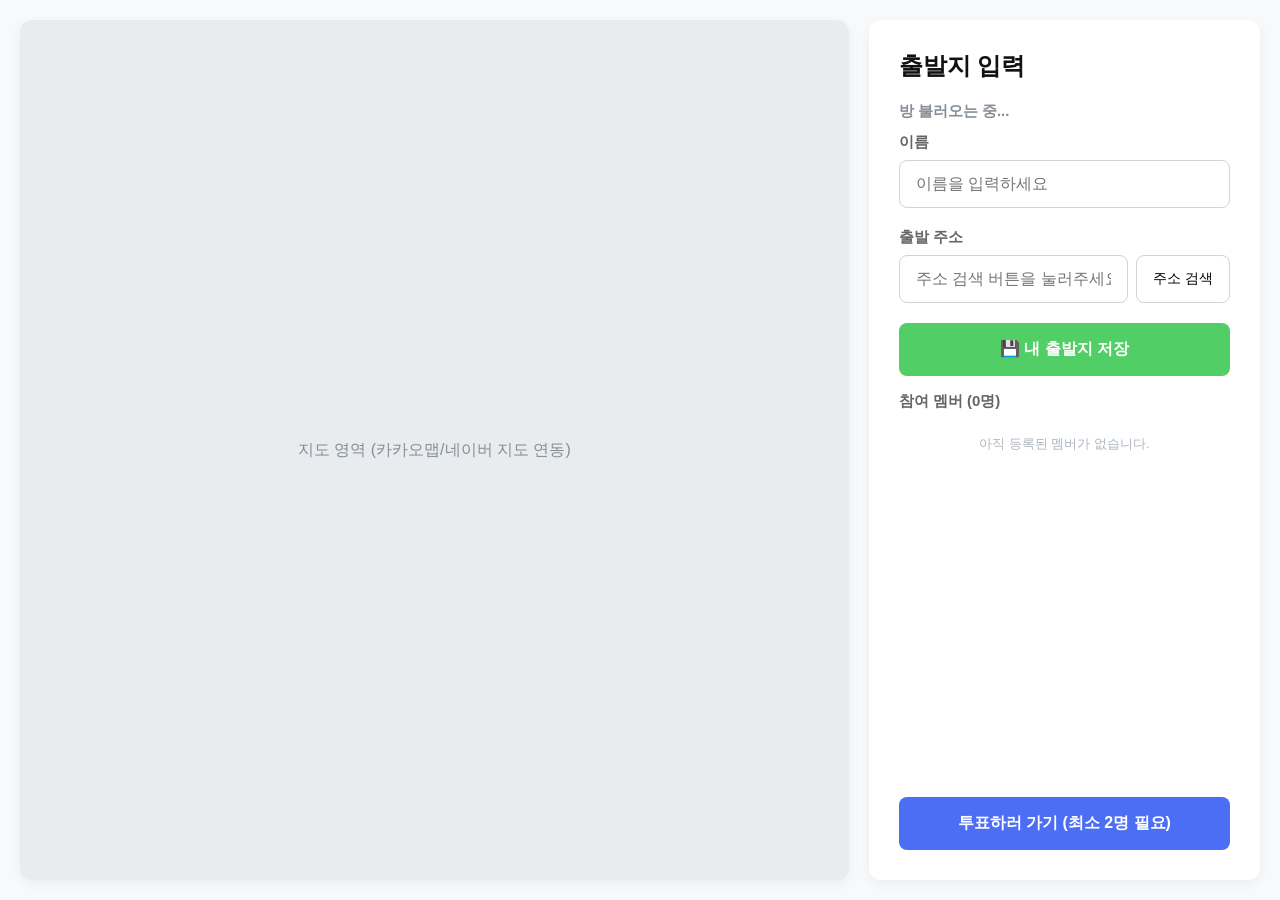
<file: capstone_midspot-develop/frontend/location.html>
<!DOCTYPE html>
<html lang="ko">
<head>
    <meta charset="UTF-8">
    <meta name="viewport" content="width=device-width, initial-scale=1.0">
    <title>우리 어디서 만날까? - 위치 설정</title>
    <style>
        * {
            box-sizing: border-box;
            margin: 0;
            padding: 0;
            font-family: 'Apple SD Gothic Neo', 'Malgun Gothic', sans-serif;
        }
        html, body {
            width: 100%;
            height: 100%;
            background-color: #f8f9fa;
            color: #333;
        }
        .wrapper {
            display: flex;
            width: 100%;
            height: 100vh;
            padding: 20px;
            gap: 20px;
        }
        #map {
            flex: 2.5;
            height: 100%;
            background-color: #e9ecef;
            border-radius: 12px;
            display: flex;
            align-items: center;
            justify-content: center;
            color: #868e96;
            font-size: 16px;
            box-shadow: 0 4px 12px rgba(0, 0, 0, 0.05);
        }
        .control-panel {
            flex: 1;
            height: 100%;
            background: #ffffff;
            padding: 30px;
            border-radius: 12px;
            box-shadow: 0 4px 12px rgba(0, 0, 0, 0.05);
            display: flex;
            flex-direction: column;
            justify-content: space-between;
        }
        h2 {
            font-size: 24px;
            margin-bottom: 20px;
            color: #111;
        }
        .section-title {
            font-size: 15px;
            font-weight: 600;
            color: #666;
            margin-bottom: 8px;
        }
        .input-group {
            margin-bottom: 20px;
        }
        input[type="text"] {
            width: 100%;
            padding: 14px 16px;
            border: 1px solid #ced4da;
            border-radius: 8px;
            font-size: 16px;
            outline: none;
            transition: border-color 0.2s;
        }
        input[type="text"]:focus {
            border-color: #4c6ef5;
        }
        .next-btn {
            width: 100%;
            padding: 16px;
            background-color: #4c6ef5;
            color: white;
            border: none;
            border-radius: 8px;
            font-size: 16px;
            font-weight: 600;
            cursor: pointer;
            transition: background-color 0.2s;
        }
        .next-btn:hover {
            background-color: #3b5bdb;
        }
    </style>
    <!-- 카카오 우편번호(주소) 검색 API -->
    <script src="https://t1.daumcdn.net/mapjsapi/bundle/postcode/prod/postcode.v2.js"></script>
    <!-- 카카오 지도 SDK 로드 (autoload=false 적용) -->
    <script type="text/javascript" src="//dapi.kakao.com/v2/maps/sdk.js?appkey=01521887512e7784a60c5b6750b4cc05&autoload=false"></script>
</head>
<body>

    <div class="wrapper">
        <div id="map">지도 영역 (카카오맵/네이버 지도 연동)</div>

        <div class="control-panel">
            <div>
                <h2>출발지 입력</h2>
                <div class="section-title" id="roomInfo" style="margin-bottom: 12px; color: #868e96;">방 불러오는 중...</div>

                <div class="input-group">
                    <div class="section-title">이름</div>
                    <input type="text" id="userName" placeholder="이름을 입력하세요">
                </div>

                <div class="input-group">
                    <div class="section-title">출발 주소</div>
                    <div style="display: flex; gap: 8px;">
                        <input type="text" id="userAddress" placeholder="주소 검색 버튼을 눌러주세요" readonly style="flex: 1;">
                        <button type="button" onclick="execDaumPostcode()" style="padding: 14px 16px; border: 1px solid #ced4da; border-radius: 8px; background: #fff; cursor: pointer; font-size: 14px; white-space: nowrap;">주소 검색</button>
                    </div>
                </div>

                <button class="next-btn" id="saveBtn" onclick="saveParticipant()" style="background-color: #51cf66; margin-bottom: 16px;">💾 내 출발지 저장</button>

                <div class="input-group">
                    <div class="section-title">참여 멤버 (<span id="participantCount">0</span>명)</div>
                    <div id="participantList" style="display: flex; flex-direction: column; gap: 8px;">
                        <div style="text-align: center; color: #adb5bd; font-size: 13px; padding: 16px;">아직 등록된 멤버가 없습니다.</div>
                    </div>
                </div>
            </div>

            <button class="next-btn" onclick="goToCategory()">투표하러 가기 (최소 2명 필요)</button>
        </div>
    </div>

    <script src="api.js"></script>
    <script>
        let currentRoomId = null;
        let map = null;
        let markers = [];

        // 지도 초기화 함수
        function initMap(lat = 37.566826, lng = 126.978656) {
            const container = document.getElementById('map');
            const options = {
                center: new kakao.maps.LatLng(lat, lng),
                level: 5
            };
            map = new kakao.maps.Map(container, options);
        }

        // 참여자 목록을 바탕으로 지도 중심 이동 및 마커 표시
        function updateMapMarkers(people) {
            if (!map) return;

            // 기존 마커 제거
            markers.forEach(marker => marker.setMap(null));
            markers = [];

            if (people.length === 0) return;

            const bounds = new kakao.maps.LatLngBounds();

            people.forEach(p => {
                const coords = new kakao.maps.LatLng(p.latitude, p.longitude);
                const marker = new kakao.maps.Marker({
                    map: map,
                    position: coords
                });
                
                // 인포윈도우로 닉네임 표시
                const infowindow = new kakao.maps.InfoWindow({
                    content: `<div style="padding:5px;font-size:12px;">👤 ${p.nickname}</div>`
                });
                infowindow.open(map, marker);

                markers.push(marker);
                bounds.extend(coords);
            });

            // 모든 참여자가 보이도록 지도 범위 재설정
            map.setBounds(bounds);
        }

        window.addEventListener("DOMContentLoaded", async () => {
            // 카카오맵 SDK 로드 완료 후 안전하게 초기화 실행
            kakao.maps.load(() => {
                initMap();
            });

            currentRoomId = getCurrentRoomId();
            const infoEl = document.getElementById("roomInfo");

            if (!currentRoomId) {
                infoEl.innerText = "방 정보가 없습니다. 처음부터 시작해주세요.";
                infoEl.style.color = "#e03131";
                return;
            }

            try {
                await getRoom(currentRoomId);
                infoEl.innerText = "방 ID: " + currentRoomId;
            } catch (err) {
                infoEl.innerText = "방 조회 실패: " + err.message;
                infoEl.style.color = "#e03131";
            }

            await refreshParticipants();
        });

        function execDaumPostcode() {
            new daum.Postcode({
                oncomplete: function (data) {
                    document.getElementById("userAddress").value = data.address;
                }
            }).open();
        }

        async function geocodeAddress(address) {
            const url = API_BASE + "/api/cafes/search-address?query=" + encodeURIComponent(address);
            const res = await fetch(url);
            const data = await res.json();
            if (!res.ok) throw new Error(data.detail || "주소 변환 실패");
            if (!data || data.length === 0) throw new Error("주소를 좌표로 변환하지 못했습니다.");
            return data[0];
        }

        async function saveParticipant() {
            const userName = document.getElementById("userName").value.trim();
            const userAddress = document.getElementById("userAddress").value.trim();

            if (!currentRoomId) { alert("방 정보가 없습니다."); return; }
            if (!userName) { alert("이름을 입력해주세요."); return; }
            if (!userAddress) { alert("출발 주소를 검색해주세요."); return; }

            const btn = document.getElementById("saveBtn");
            btn.disabled = true;
            btn.innerText = "저장 중...";

            try {
                const geo = await geocodeAddress(userAddress);

                const participant = await addParticipant(currentRoomId, {
                    nickname: userName,
                    address_name: userAddress,
                    latitude: geo.y,
                    longitude: geo.x,
                });

                localStorage.setItem("myParticipantId", participant.participant_id);
                alert(userName + "님의 출발지가 저장되었습니다!");

                document.getElementById("userName").value = "";
                document.getElementById("userAddress").value = "";
                await refreshParticipants();
            } catch (err) {
                alert("저장 실패: " + err.message);
            } finally {
                btn.disabled = false;
                btn.innerText = "💾 내 출발지 저장";
            }
        }

        async function refreshParticipants() {
            if (!currentRoomId) return;
            const listEl = document.getElementById("participantList");
            const countEl = document.getElementById("participantCount");

            try {
                const people = await getParticipants(currentRoomId);
                countEl.innerText = people.length;

                // 참여자 목록을 바탕으로 지도 마커 업데이트 실행
                updateMapMarkers(people);

                if (people.length === 0) {
                    listEl.innerHTML = '<div style="text-align: center; color: #adb5bd; font-size: 13px; padding: 16px;">아직 등록된 멤버가 없습니다.</div>';
                    return;
                }

                listEl.innerHTML = people.map(p =>
                    '<div style="padding: 12px 14px; border: 1px solid #dee2e6; border-radius: 8px; background: #f8f9fa; font-size: 14px;">' +
                    '<div style="font-weight: 600;">👤 ' + p.nickname + '</div>' +
                    '<div style="color: #666; font-size: 13px; margin-top: 4px;">📍 ' + p.address_name + '</div>' +
                    '</div>'
                ).join("");
            } catch (err) {
                listEl.innerHTML = '<div style="color: #e03131; font-size: 13px;">참가자 목록 조회 실패: ' + err.message + '</div>';
            }
        }

        function goToCategory() {
            if (!currentRoomId) { alert("방 정보가 없습니다."); return; }
            const count = Number(document.getElementById("participantCount").innerText) || 0;
            if (count < 2) {
                alert("중간지점 계산을 위해 최소 2명의 출발지가 필요합니다.");
                return;
            }
            location.href = "category.html?room=" + currentRoomId;
        }
    </script>
</body>
</html>
</file>
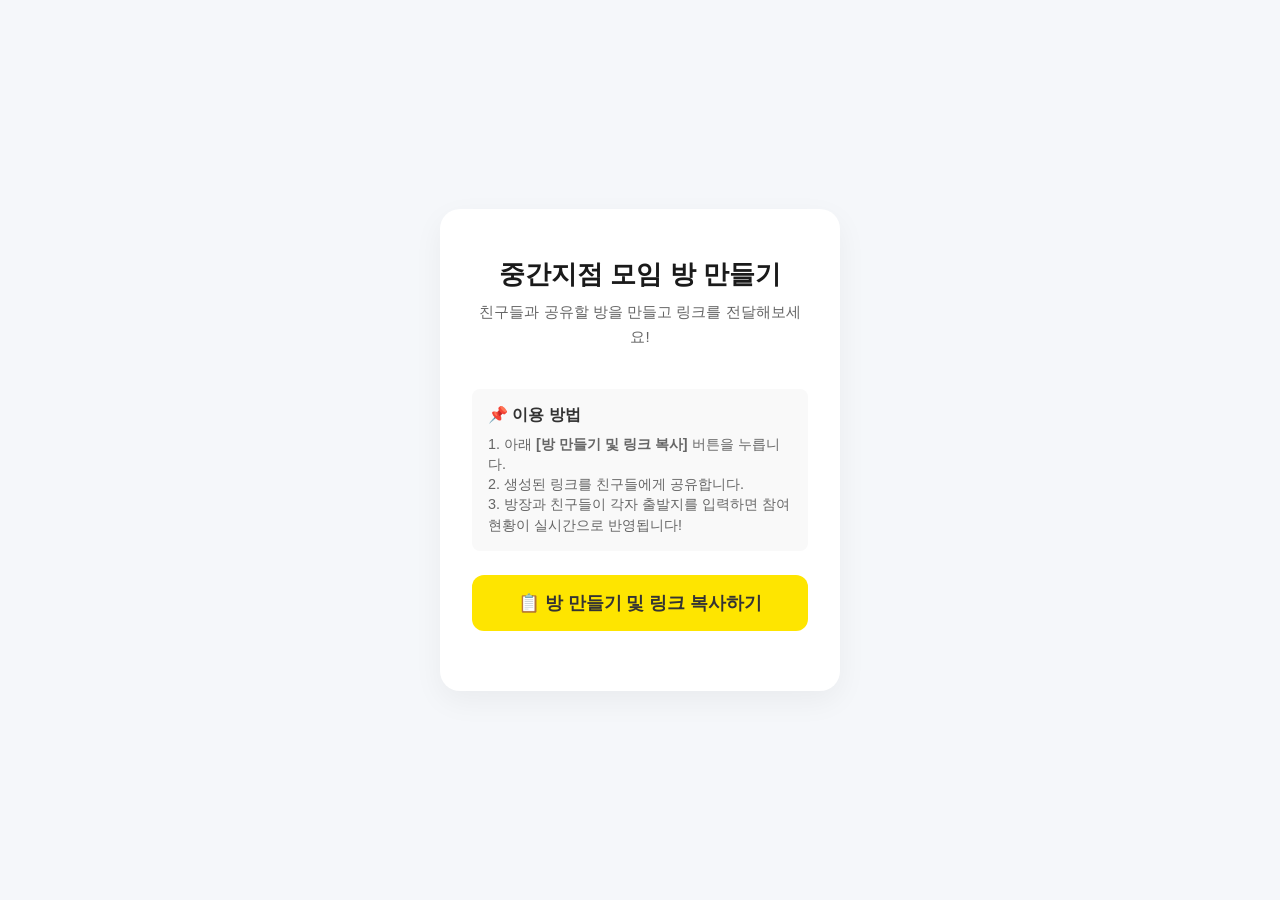
<file: capstone_midspot-develop/frontend/page2.html>
<!DOCTYPE html>
<html lang="ko">
<head>
    <meta charset="UTF-8">
    <meta name="viewport" content="width=device-width, initial-scale=1.0">
    <title>방 만들기 - 약속 중간지점 추천</title>
    <link rel="stylesheet" href="style.css">
</head>
<body>
    <div class="container">
        <!-- 상단 헤더 섹션 -->
        <header class="header-section" style="margin-bottom: 2rem; text-align: center;">
            <h2 class="title" style="font-size: 1.6rem; margin-bottom: 0.5rem;">중간지점 모임 방 만들기</h2>
            <p class="description">친구들과 공유할 방을 만들고 링크를 전달해보세요!</p>
        </header>

        <!-- 이용 방법 안내 -->
        <div class="form-section" style="margin-bottom: 1.5rem; background: #f9f9f9; padding: 1rem; border-radius: 8px;">
            <p style="font-weight: bold; margin-bottom: 0.5rem; color: #333;">📌 이용 방법</p>
            <p style="font-size: 0.9rem; color: #666; line-height: 1.4; margin: 0;">
                1. 아래 <strong>[방 만들기 및 링크 복사]</strong> 버튼을 누릅니다.<br>
                2. 생성된 링크를 친구들에게 공유합니다.<br>
                3. 방장과 친구들이 각자 출발지를 입력하면 참여 현황이 실시간으로 반영됩니다!
            </p>
        </div>

        <!-- 방 생성 및 링크 복사 버튼 -->
        <div class="form-section">
            <button type="button" class="create-btn" onclick="createRoomAndCopy()" style="background-color: #fee500; color: #333; font-weight: bold; margin-bottom: 12px; cursor: pointer;">
                📋 방 만들기 및 링크 복사하기
            </button>
        </div>
    </div>

    <!-- 방 생성 및 링크 복사 스크립트 -->
    <script src="api.js"></script>
    <script>
        async function createRoomAndCopy() {
            const btn = event.currentTarget;
            btn.disabled = true;
            btn.innerText = "방 생성 중...";

            try {
                const room = await createRoom();
                const roomId = room.room_id;
                localStorage.setItem("currentRoomId", roomId);

                const baseUrl = window.location.origin + window.location.pathname.replace(/[^/]*$/, '');
                const roomUrl = `${baseUrl}location.html?room=${roomId}`;

                try {
                    await navigator.clipboard.writeText(roomUrl);
                    alert("방 링크가 복사되었습니다! 친구들에게 공유해주세요.\n출발지 입력 페이지로 이동합니다.");
                } catch (err) {
                    alert("링크 복사에 실패했지만 방은 생성되었습니다.\n공유 링크: " + roomUrl);
                }

                window.location.href = roomUrl;
            } catch (err) {
                alert("방 생성 실패: " + err.message);
                btn.disabled = false;
                btn.innerText = "📋 방 만들기 및 링크 복사하기";
            }
        }
    </script>
</body>
</html>
</file>
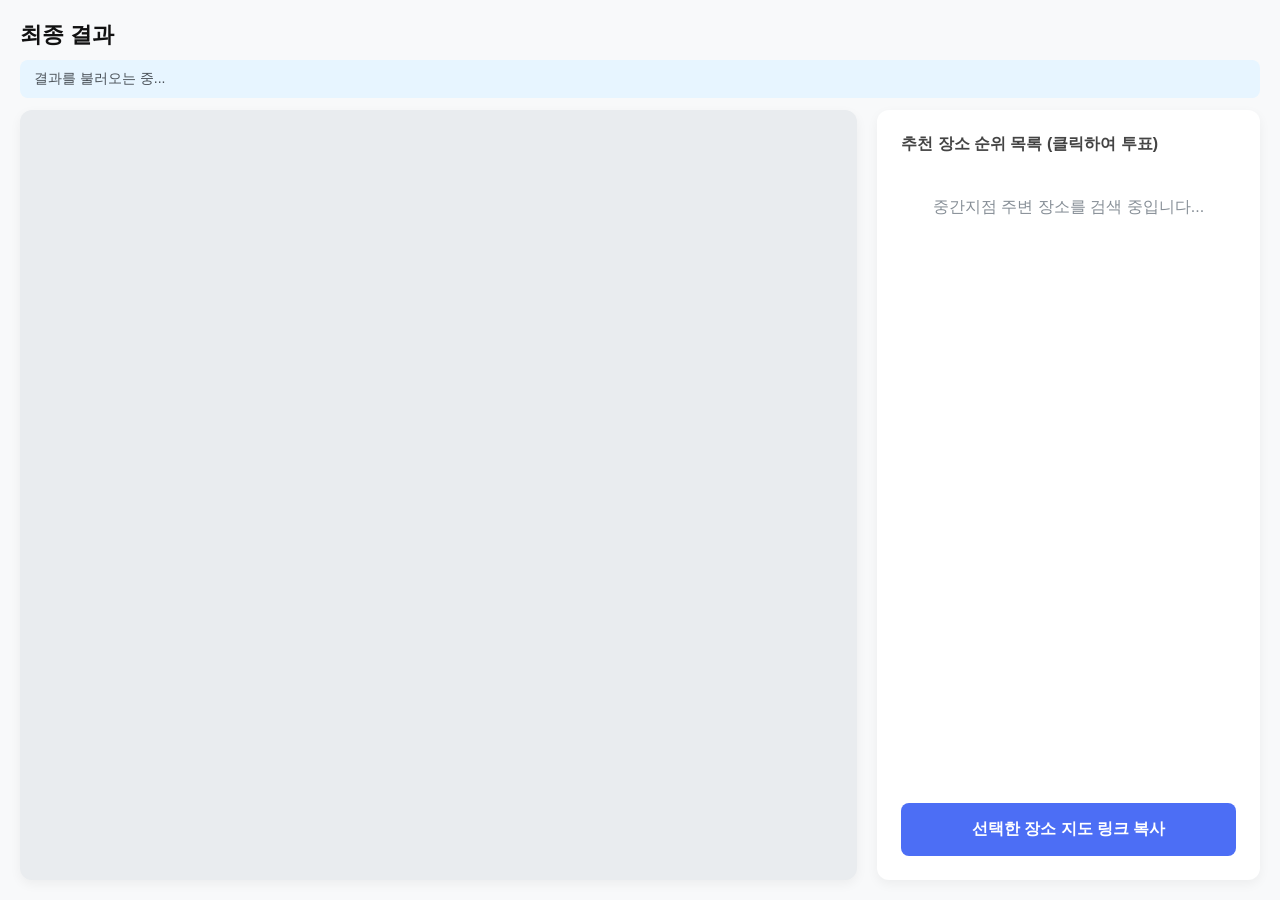
<file: capstone_midspot-develop/frontend/result.html>
<!DOCTYPE html>
<html lang="ko">
<head>
    <meta charset="UTF-8">
    <meta name="viewport" content="width=device-width, initial-scale=1.0">
    <title>우리 어디서 만날까? - 최종 결과</title>
    <style>
        * {
            box-sizing: border-box;
            margin: 0;
            padding: 0;
            font-family: 'Apple SD Gothic Neo', 'Malgun Gothic', sans-serif;
        }
        html, body {
            width: 100%;
            height: 100%;
            background-color: #f8f9fa;
            color: #333;
        }
        .wrapper {
            display: flex;
            flex-direction: column;
            width: 100%;
            height: 100vh;
            padding: 20px;
        }
        h2 {
            font-size: 22px;
            margin-bottom: 15px;
            color: #111;
        }
        .content-layout {
            display: flex;
            flex: 1;
            gap: 20px;
            height: calc(100vh - 60px);
        }
        #map {
            flex: 2.5;
            height: 100%;
            background-color: #e9ecef;
            border-radius: 12px;
            box-shadow: 0 4px 12px rgba(0, 0, 0, 0.05);
        }
        .rank-panel {
            flex: 1;
            height: 100%;
            background: #ffffff;
            padding: 24px;
            border-radius: 12px;
            box-shadow: 0 4px 12px rgba(0, 0, 0, 0.05);
            display: flex;
            flex-direction: column;
            justify-content: space-between;
        }
        .section-title {
            font-size: 16px;
            font-weight: 600;
            color: #444;
            margin-bottom: 12px;
        }
        .rank-list {
            display: flex;
            flex-direction: column;
            gap: 10px;
            overflow-y: auto;
        }
        .rank-item {
            display: flex;
            align-items: center;
            justify-content: space-between;
            padding: 14px 16px;
            border: 1px solid #ced4da;
            border-radius: 8px;
            background: #fff;
            font-size: 15px;
        }
        .rank-item.top-choice {
            border-color: #4c6ef5;
            background-color: #edf2ff;
            font-weight: 600;
        }
        .share-btn {
            width: 100%;
            padding: 16px;
            background-color: #4c6ef5;
            color: white;
            border: none;
            border-radius: 8px;
            font-size: 16px;
            font-weight: 600;
            cursor: pointer;
            transition: background-color 0.2s;
        }
        .share-btn:hover {
            background-color: #3b5bdb;
        }
        .toast {
            position: fixed;
            bottom: 30px;
            left: 50%;
            transform: translateX(-50%);
            background: rgba(0, 0, 0, 0.8);
            color: white;
            padding: 12px 24px;
            border-radius: 8px;
            font-size: 15px;
            display: none;
            z-index: 1000;
        }
    </style>
    <!-- 카카오 지도 SDK 로드 (autoload=false 적용) -->
    <script type="text/javascript" src="//dapi.kakao.com/v2/maps/sdk.js?appkey=01521887512e7784a60c5b6750b4cc05&autoload=false"></script>
</head>
<body>

    <div class="wrapper">
        <h2 style="margin-bottom: 10px;">최종 결과</h2>
        <div id="midpointInfo" style="font-size: 14px; color: #495057; margin-bottom: 12px; background: #e7f5ff; padding: 10px 14px; border-radius: 8px;">결과를 불러오는 중...</div>

        <div class="content-layout">
            <div id="map"></div>

            <div class="rank-panel">
                <div>
                    <div class="section-title">추천 장소 순위 목록 (클릭하여 투표)</div>
                    <div class="rank-list" id="rankList">
                        <div style="text-align: center; color: #868e96; padding: 30px;">중간지점 주변 장소를 검색 중입니다...</div>
                    </div>
                </div>

                <button class="share-btn" onclick="shareLocationLinks()">선택한 장소 지도 링크 복사</button>
            </div>
        </div>
    </div>

    <div id="toast" class="toast">링크가 복사되었습니다!</div>

    <script src="api.js"></script>
    <script>
        let currentRoomId = null;
        let myParticipantId = null;
        let places = [];
        let topPlaceId = null;
        let currentMidpoint = null;
        let map = null;
        let markers = [];

        // 지도 초기화 함수
        function initMap(lat = 37.566826, lng = 126.978656) {
            const container = document.getElementById('map');
            const options = {
                center: new kakao.maps.LatLng(lat, lng),
                level: 4
            };
            map = new kakao.maps.Map(container, options);
        }

        // 지도에 중간지점 및 추천 장소 마커 표시
        function updateResultMap(midpoint, placeList, topId) {
            if (!map) return;

            // 기존 마커 초기화
            markers.forEach(m => m.setMap(null));
            markers = [];

            const bounds = new kakao.maps.LatLngBounds();

            // 1. 중간지점 마커 표시
            if (midpoint && midpoint.latitude && midpoint.longitude) {
                const midCoord = new kakao.maps.LatLng(midpoint.latitude, midpoint.longitude);
                const midMarker = new kakao.maps.Marker({
                    map: map,
                    position: midCoord,
                });
                
                const midWindow = new kakao.maps.InfoWindow({
                    content: '<div style="padding:5px;font-size:12px;font-weight:bold;color:#4c6ef5;">📍 중간지점</div>'
                });
                midWindow.open(map, midMarker);
                markers.push(midMarker);
                bounds.extend(midCoord);
            }

            // 2. 주변 추천 장소 마커 표시
            placeList.forEach((p, idx) => {
                const coord = new kakao.maps.LatLng(p.y, p.x);
                const isTop = (p.place_name === topId);
                
                const marker = new kakao.maps.Marker({
                    map: map,
                    position: coord
                });

                const infowindow = new kakao.maps.InfoWindow({
                    content: `<div style="padding:4px 8px;font-size:11px;">${idx + 1}. ${p.place_name}${isTop ? ' ⭐' : ''}</div>`
                });
                infowindow.open(map, marker);

                markers.push(marker);
                bounds.extend(coord);
            });

            // 모든 마커가 보이도록 영역 재설정
            if (markers.length > 0) {
                map.setBounds(bounds);
            }
        }

        window.addEventListener("DOMContentLoaded", async () => {
            // 카카오 지도 SDK 비동기 로드 후 안전하게 실행
            kakao.maps.load(() => {
                initMap();
            });

            currentRoomId = getCurrentRoomId();
            myParticipantId = getMyParticipantId();

            if (!currentRoomId) {
                document.getElementById("rankList").innerHTML = '<div style="text-align: center; color: #e03131; padding: 30px;">방 정보가 없습니다.</div>';
                return;
            }

            const params = new URLSearchParams(window.location.search);
            const category = params.get("category") || "cafe";

            await loadResult(category);
        });

        async function loadResult(category) {
            const rankList = document.getElementById("rankList");
            try {
                const result = await getResult(currentRoomId, category, 1000);
                currentMidpoint = result.midpoint;
                places = result.places || [];

                document.getElementById("midpointInfo").innerText =
                    "📍 중간지점: 위도 " + currentMidpoint.latitude.toFixed(5) + ", 경도 " + currentMidpoint.longitude.toFixed(5) +
                    "  (참여자 " + result.participant_count + "명, 카테고리: " + result.category + ")";

                await refreshPlaceVotes();
            } catch (err) {
                rankList.innerHTML = '<div style="text-align: center; color: #e03131; padding: 30px;">결과 조회 실패: ' + err.message + '<br><br>※ 카카오 API 키가 없으면 장소 검색이 실패합니다.</div>';
            }
        }

        async function refreshPlaceVotes() {
            const rankList = document.getElementById("rankList");

            if (places.length === 0) {
                rankList.innerHTML = '<div style="text-align: center; color: #868e96; padding: 30px;">주변에 검색된 장소가 없습니다.</div>';
                return;
            }

            let votes = {};
            let top = null;
            try {
                const vresult = await getPlaceVotes(currentRoomId);
                votes = vresult.counts || {};
                top = vresult.top;
                topPlaceId = top;
            } catch (err) {
                console.error("장소 투표 조회 실패", err);
            }

            const sorted = [...places].sort((a, b) => {
                const va = votes[a.place_name] || 0;
                const vb = votes[b.place_name] || 0;
                return vb - va;
            });

            // 지도 마커 및 영역 업데이트 실행
            updateResultMap(currentMidpoint, sorted, topPlaceId);

            rankList.innerHTML = sorted.map((p, i) => {
                const v = votes[p.place_name] || 0;
                const isTop = (p.place_name === top);
                const rankCls = i === 0 ? "top-choice" : "";
                return '<div class="rank-item ' + rankCls + '">' +
                    '<div style="display: flex; flex-direction: column; gap: 2px;">' +
                    '<span>' + (i + 1) + '. ' + p.place_name + (isTop ? ' (다수결)' : '') + '</span>' +
                    '<span style="font-size: 12px; color: #868e96;">' + (p.road_address_name || p.address_name) + '</span>' +
                    '</div>' +
                    '<div style="display: flex; align-items: center; gap: 10px;">' +
                    '<span style="color: #3b5bdb; font-weight: 600;">' + v + '표</span>' +
                    '<button onclick="voteForPlace(\'' + p.place_name.replace(/'/g, "\\'") + '\')" style="padding: 6px 12px; border: 1px solid #51cf66; border-radius: 6px; background: #fff; color: #37b24d; font-size: 13px; cursor: pointer;">투표</button>' +
                    '</div>' +
                    '</div>';
            }).join("");
        }

       async function voteForPlace(placeName) {
    if (!myParticipantId) { alert("출발지를 먼저 입력해주세요."); return; }
    try {
        // 1. 백엔드로 투표 요청 전송
        await votePlace(currentRoomId, {
            participant_id: myParticipantId,
            place_id: placeName,
            place_name: placeName,
        });

        // 2. 투표 직후 백엔드에서 최신 투표 결과(counts, top)와 장소 목록을 한 번에 다시 불러와 갱신
        const result = await getResult(currentRoomId, new URLSearchParams(window.location.search).get("category") || "cafe", 1000);
        places = result.places || [];

        // 3. 화면 리렌더링 실행
        await refreshPlaceVotes();
        showToast();
    } catch (err) {
        alert("투표 실패: " + err.message);
    }
}

        function shareLocationLinks() {
            const target = places.find(p => p.place_name === topPlaceId) || places[0];
            if (!target) { alert("공유할 장소가 없습니다."); return; }
            const name = target.place_name;
            const kakaoMapUrl = "https://map.kakao.com/?q=" + encodeURIComponent(name);
            const naverMapUrl = "https://map.naver.com/v5/search/" + encodeURIComponent(name);
            const shareText = "[우리 어디서 만날까? 추천 장소]\n- " + name + "\n- 카카오맵: " + kakaoMapUrl + "\n- 네이버지도: " + naverMapUrl;

            navigator.clipboard.writeText(shareText).then(() => {
                showToast();
            }).catch(() => {
                alert("링크 복사에 실패했습니다.");
            });
        }

        function showToast() {
            const toast = document.getElementById("toast");
            toast.style.display = "block";
            setTimeout(() => { toast.style.display = "none"; }, 2500);
        }
    </script>
</body>
</html>
</file>
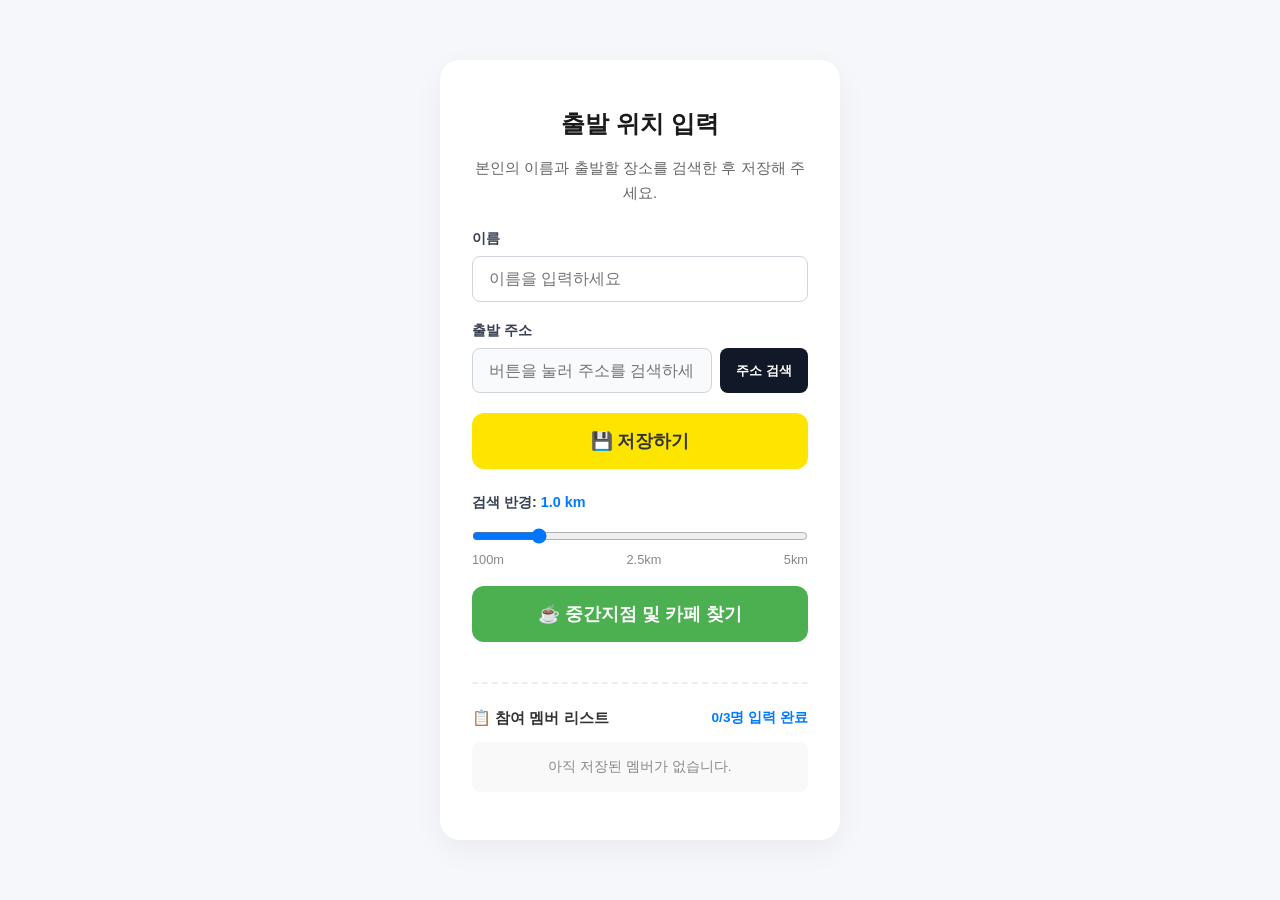
<file: capstone_midspot-main/frontend/location.html>
<!DOCTYPE html>
<html lang="ko">
<head>
    <meta charset="UTF-8">
    <meta name="viewport" content="width=device-width, initial-scale=1.0">
    <title>출발지 입력 - 약속 중간지점 추천</title>
    <link rel="stylesheet" href="style.css">
    <!-- 카카오 우편번호 API -->
    <script src="https://t1.daumcdn.net/mapjsapi/bundle/postcode/prod/postcode.v2.js"></script>
    <style>
        /* 참여 멤버 카드 스타일 */
        .participant-card {
            background: #ffffff;
            border: 1px solid #e0e0e0;
            border-radius: 8px;
            padding: 12px 16px;
            margin-bottom: 8px;
            box-shadow: 0 2px 4px rgba(0,0,0,0.02);
            display: flex;
            flex-direction: column;
            gap: 4px;
        }
        .participant-card .card-header {
            display: flex;
            justify-content: space-between;
            font-weight: bold;
            color: #333;
            font-size: 0.95rem;
        }
        .participant-card .card-body {
            font-size: 0.85rem;
            color: #666;
        }
    </style>
</head>
<body>
    <div class="container">
        <header class="header-section" style="margin-bottom: 1.5rem;">
            <h2 class="title" style="font-size: 1.5rem;">출발 위치 입력</h2>
            <p class="description" style="margin-bottom: 1rem;">본인의 이름과 출발할 장소를 검색한 후 저장해 주세요.</p>
        </header>

        <!-- 입력 폼 섹션 -->
        <div class="form-section">
            <!-- 이름 입력 -->
            <div class="input-group">
                <label for="userName">이름</label>
                <input type="text" id="userName" class="input-field" placeholder="이름을 입력하세요">
            </div>

            <!-- 출발 주소 검색 -->
            <div class="input-group">
                <label>출발 주소</label>
                <div class="address-search-box">
                    <input type="text" id="userAddress" class="input-field" placeholder="버튼을 눌러 주소를 검색하세요" readonly>
                    <button type="button" class="search-btn" onclick="execDaumPostcode()">주소 검색</button>
                </div>
            </div>

            <!-- [저장하기] 버튼 (검색 반경 위로 뺐습니다!) -->
            <button type="button" id="saveParticipantBtn" class="create-btn" style="background-color: #fee500; color: #333; font-weight: bold; margin-bottom: 1.5rem; cursor: pointer;">
                💾 저장하기
            </button>

            <!-- 검색 반경 슬라이더 (오류 해결 완료) -->
            <div class="input-group">
                <label for="searchRadiusRange">
                    검색 반경: <span id="radiusValueText" style="color: #007bff; font-weight: bold;">1.0 km</span>
                </label>
                <input type="range" id="searchRadiusRange" min="100" max="5000" step="100" value="1000" style="width: 100%; margin-top: 8px; cursor: pointer;" oninput="updateRadiusText(this.value)">
                <div style="display: flex; justify-content: space-between; font-size: 0.8rem; color: #888; margin-top: 4px;">
                    <span>100m</span>
                    <span>2.5km</span>
                    <span>5km</span>
                </div>
            </div>
        </div>

        <!-- 중간지점 및 카페 찾기 버튼 -->
        <div style="margin-top: 1rem;">
            <button type="button" id="goToResultBtn" class="create-btn" style="background-color: #4CAF50; color: white; font-weight: bold; width: 100%; cursor: pointer;">
                ☕ 중간지점 및 카페 찾기
            </button>
        </div>

        <!-- 현재 방에 참여한 사람 목록 및 카운트 표시 영역 (완전 맨 밑으로 이동!) -->
        <div style="margin-top: 2.5rem; padding-top: 1.5rem; border-top: 2px dashed #eee;">
            <div style="display: flex; justify-content: space-between; align-items: center; margin-bottom: 0.8rem;">
                <p style="font-weight: bold; font-size: 0.95rem; color: #333; margin: 0;">📋 참여 멤버 리스트</p>
                <span class="status-count" id="participantCount" style="font-size: 0.85rem; font-weight: bold; color: #007bff;">0/3명 입력 완료</span>
            </div>
            <div id="participantListContainer">
                <div style="text-align: center; color: #888; font-size: 0.85rem; padding: 1rem; background: #f9f9f9; border-radius: 8px;">
                    아직 저장된 멤버가 없습니다.
                </div>
            </div>
        </div>
    </div>

    <!-- 기능 구현 자바스크립트 -->
    <script>
        let currentRoomId = "default_room";

        // 페이지가 열릴 때 실행
        window.addEventListener('DOMContentLoaded', () => {
            const urlParams = new URLSearchParams(window.location.search);
            const roomId = urlParams.get('room');
            if (roomId) {
                currentRoomId = roomId;
            }
            updateParticipantUI();
            
            // 초기 슬라이더 텍스트 설정
            const rangeInput = document.getElementById('searchRadiusRange');
            updateRadiusText(rangeInput.value);
        });

        // 1. 카카오 주소 검색 API 연동
        function execDaumPostcode() {
            new daum.Postcode({
                oncomplete: function(data) {
                    document.getElementById("userAddress").value = data.address;
                }
            }).open();
        }

        // 2. 슬라이더 값에 따라 텍스트 실시간 변경 함수
        function updateRadiusText(val) {
            const numVal = Number(val);
            let text = "";
            if (numVal < 1000) {
                text = `${numVal}m`;
            } else {
                text = `${(numVal / 1000).toFixed(1)} km`;
            }
            document.getElementById('radiusValueText').innerText = text;
        }

        // 3. 참여 현황 및 카드 리스트 업데이트 함수
        function updateParticipantUI() {
            const savedData = JSON.parse(localStorage.getItem(`room_${currentRoomId}`)) || [];
            
            const countText = document.getElementById('participantCount');
            countText.innerText = `${savedData.length}/3명 입력 완료`;

            const container = document.getElementById('participantListContainer');
            container.innerHTML = '';

            if (savedData.length === 0) {
                container.innerHTML = `
                    <div style="text-align: center; color: #888; font-size: 0.85rem; padding: 1rem; background: #f9f9f9; border-radius: 8px;">
                        아직 저장된 멤버가 없습니다.
                    </div>
                `;
            } else {
                savedData.forEach(p => {
                    const card = document.createElement('div');
                    card.className = 'participant-card';
                    card.innerHTML = `
                        <div class="card-header">
                            <span>👤 ${p.name}</span>
                            <span style="color: #007bff; font-size: 0.85rem;">반경: ${p.radius}</span>
                        </div>
                        <div class="card-body">
                            📍 ${p.address}
                        </div>
                    `;
                    container.appendChild(card);
                });
            }
        }

        // 4. [저장하기] 버튼 클릭 이벤트
        const saveBtn = document.getElementById('saveParticipantBtn');
        if (saveBtn) {
            saveBtn.addEventListener('click', () => {
                const userName = document.getElementById('userName').value.trim();
                const userAddress = document.getElementById('userAddress').value.trim();
                const rangeVal = document.getElementById('searchRadiusRange').value;
                
                const searchRadius = Number(rangeVal) < 1000 ? `${rangeVal}m` : `${(rangeVal / 1000).toFixed(1)}km`;

                // 유효성 검사
                if (!userName) {
                    alert('이름을 입력해주세요!');
                    document.getElementById('userName').focus();
                    return;
                }
                if (!userAddress) {
                    alert('출발 주소를 검색해주세요!');
                    return;
                }

                // 저장 로직
                let savedData = JSON.parse(localStorage.getItem(`room_${currentRoomId}`)) || [];
                const existingIndex = savedData.findIndex(p => p.name === userName);
                const newEntry = { name: userName, address: userAddress, radius: searchRadius };

                if (existingIndex >= 0) {
                    savedData[existingIndex] = newEntry; // 수정
                } else {
                    if (savedData.length >= 3) {
                        alert('이미 3명이 모두 참여했습니다!');
                        return;
                    }
                    savedData.push(newEntry); // 추가
                }

                localStorage.setItem(`room_${currentRoomId}`, JSON.stringify(savedData));
                updateParticipantUI();

                alert(`${userName}님의 정보가 저장되었습니다!`);
                
                // 폼 초기화
                document.getElementById('userName').value = '';
                document.getElementById('userAddress').value = '';
            });
        }

        // 5. [카페 찾기] 버튼 클릭 이벤트 (결과 페이지로 이동)
        const goToResultBtn = document.getElementById('goToResultBtn');
        if (goToResultBtn) {
            goToResultBtn.addEventListener('click', () => {
                const savedData = JSON.parse(localStorage.getItem(`room_${currentRoomId}`)) || [];
                
                if (savedData.length === 0) {
                    alert('최소 1명 이상의 출발지를 저장해주세요!');
                    return;
                }

                const baseUrl = window.location.origin + window.location.pathname.replace(/[^/]*$/, '');
                window.location.href = `${baseUrl}result.html?room=${currentRoomId}`;
            });
        }
    </script>
</body>
</html>
</file>
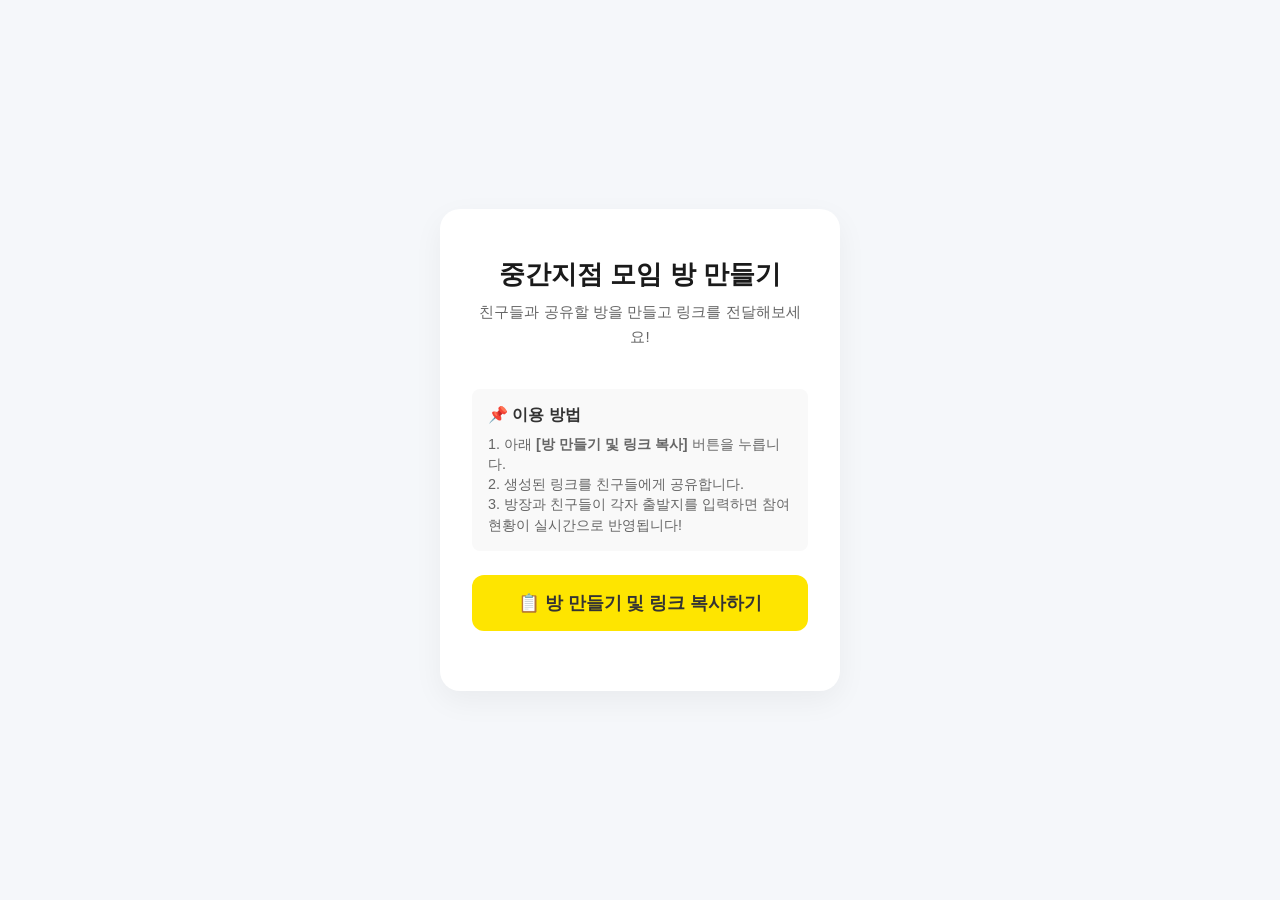
<file: capstone_midspot-main/frontend/page2.html>
<!DOCTYPE html>
<html lang="ko">
<head>
    <meta charset="UTF-8">
    <meta name="viewport" content="width=device-width, initial-scale=1.0">
    <title>방 만들기 - 약속 중간지점 추천</title>
    <link rel="stylesheet" href="style.css">
</head>
<body>
    <div class="container">
        <!-- 상단 헤더 섹션 -->
        <header class="header-section" style="margin-bottom: 2rem; text-align: center;">
            <h2 class="title" style="font-size: 1.6rem; margin-bottom: 0.5rem;">중간지점 모임 방 만들기</h2>
            <p class="description">친구들과 공유할 방을 만들고 링크를 전달해보세요!</p>
        </header>

        <!-- 이용 방법 안내 -->
        <div class="form-section" style="margin-bottom: 1.5rem; background: #f9f9f9; padding: 1rem; border-radius: 8px;">
            <p style="font-weight: bold; margin-bottom: 0.5rem; color: #333;">📌 이용 방법</p>
            <p style="font-size: 0.9rem; color: #666; line-height: 1.4; margin: 0;">
                1. 아래 <strong>[방 만들기 및 링크 복사]</strong> 버튼을 누릅니다.<br>
                2. 생성된 링크를 친구들에게 공유합니다.<br>
                3. 방장과 친구들이 각자 출발지를 입력하면 참여 현황이 실시간으로 반영됩니다!
            </p>
        </div>

        <!-- 방 생성 및 링크 복사 버튼 -->
        <div class="form-section">
            <button type="button" class="create-btn" onclick="createRoomAndCopy()" style="background-color: #fee500; color: #333; font-weight: bold; margin-bottom: 12px; cursor: pointer;">
                📋 방 만들기 및 링크 복사하기
            </button>
        </div>
    </div>

    <!-- 방 생성 및 링크 복사 스크립트 -->
    <script>
        function createRoomAndCopy() {
            // 1. 고유한 방 번호(ID) 생성 (예: 랜덤 문자열 + 현재 시간 조합)
            const roomId = Math.random().toString(36).substring(2, 9) + Date.now().toString(36);
            
            // 2. 현재 사이트 주소를 기반으로 기존 3페이지(location.html)로 연결되는 링크 생성
            const baseUrl = window.location.origin + window.location.pathname.replace(/[^/]*$/, '');
            const roomUrl = `${baseUrl}location.html?room=${roomId}`;
            
            // 3. 클립보드에 링크 복사
            navigator.clipboard.writeText(roomUrl).then(() => {
                alert("방 링크가 복사되었습니다! 친구들에게 공유해주세요.\n내 출발지 입력 페이지로 이동합니다.");
                
                // 4. 복사가 완료되면 방 번호가 포함된 주소(기존 3페이지)로 자동 이동
                window.location.href = roomUrl;
            }).catch(err => {
                console.error("링크 복사 실패", err);
                alert("링크 복사에 실패했습니다. 다시 시도해주세요.");
            });
        }
    </script>
</body>
</html>
</file>
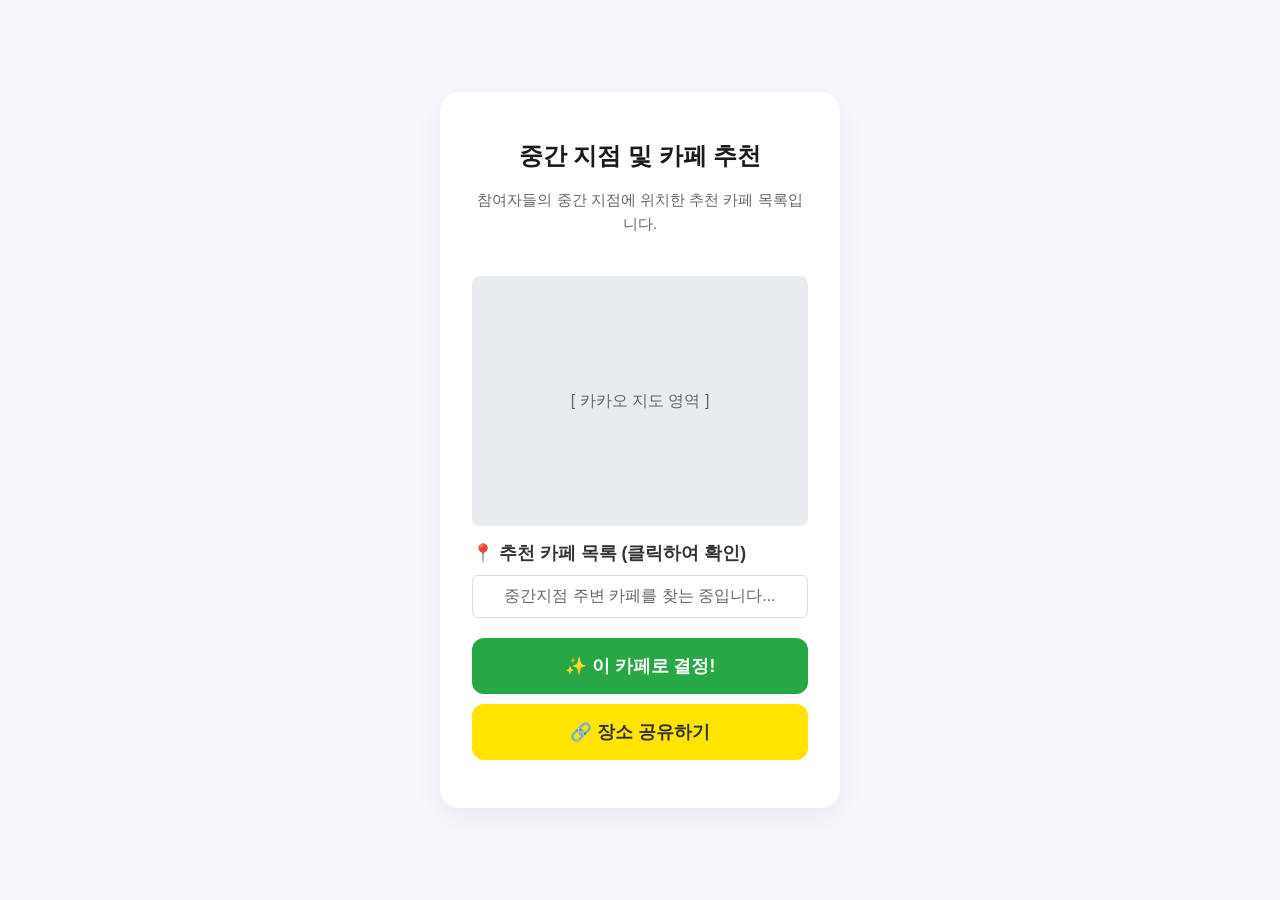
<file: capstone_midspot-main/frontend/result.html>
<!DOCTYPE html>
<html lang="ko">
<head>
    <meta charset="UTF-8">
    <meta name="viewport" content="width=device-width, initial-scale=1.0">
    <title>결과 확인 - 약속 중간지점 추천</title>
    <link rel="stylesheet" href="style.css">
    <script
  type="text/javascript"
  src="//dapi.kakao.com/v2/maps/sdk.js?appkey=01521887512e7784a60c5b6750b4cc05&autoload=false&libraries=services">
</script>
</head>
<body>
    <div class="container">
        <!-- 상단 헤더 -->
        <header class="header-section" style="margin-bottom: 1.5rem; text-align: center;">
            <h2 class="title" style="font-size: 1.5rem;">중간 지점 및 카페 추천</h2>
            <p class="description">참여자들의 중간 지점에 위치한 추천 카페 목록입니다.</p>
        </header>

        <!-- 지도 또는 결과 표시 영역 -->
        <div class="form-section" style="text-align: center;">
            <div id="map" style="width: 100%; height: 250px; background-color: #e9ecef; border-radius: 8px; margin-bottom: 15px; display: flex; align-items: center; justify-content: center; color: #666;">
                [ 카카오 지도 영역 ]
            </div>

            <div class="cafe-list-container" style="text-align: left; margin-bottom: 20px;">
                <h3 style="font-size: 1.1rem; margin-bottom: 10px;">📍 추천 카페 목록 (클릭하여 확인)</h3>
                <!-- 동적으로 채워질 카페 목록 영역 -->
                <ul id="cafeList" style="list-style: none; padding: 0;">
                    <li style="padding: 10px; border: 1px solid #ddd; border-radius: 6px; margin-bottom: 8px; background: #fff; color: #666; text-align: center;">
                        중간지점 주변 카페를 찾는 중입니다...
                    </li>
                </ul>
            </div>

            <!-- 이 카페로 결정! 버튼 -->
            <button type="button" class="create-btn" onclick="decideCafe()" style="background-color: #28a745; color: white; margin-bottom: 10px; font-weight: bold;">
                ✨ 이 카페로 결정!
            </button>

            <!-- 기존 공유 및 길찾기 버튼 -->
            <button type="button" class="create-btn" onclick="shareLocation()" style="background-color: #fee500; color: #333; font-weight: bold;">
                🔗 장소 공유하기
            </button>
        </div>
    </div>

    <!-- 기능 구현 스크립트 -->
    <script>
        function decideCafe() {
            alert("선택하신 카페로 약속 장소가 확정되었습니다!");
            // TODO: 확정된 카페 정보를 백엔드로 전송하거나 상태 저장 로직 추가
        }

        function shareLocation() {
            navigator.clipboard.writeText(window.location.href).then(() => {
                alert("결과 페이지 링크가 복사되었습니다!");
            });
        }
    </script>

    <script>
    kakao.maps.load(function () {
        const mapContainer = document.getElementById('map');

        // 지도 초기 위치
        const initialPosition = new kakao.maps.LatLng(
            37.5665,
            126.9780
        );

        const map = new kakao.maps.Map(mapContainer, {
            center: initialPosition,
            level: 7
        });

        const roomId =
            new URLSearchParams(window.location.search).get('room')
            || 'default_room';

        // location.html에서 저장한 참가자 정보 불러오기
        let participants = [];

        try {
            participants = JSON.parse(
                localStorage.getItem('room_' + roomId) || '[]'
            );
        } catch (error) {
            console.error('참가자 정보를 읽지 못했습니다.', error);
        }

        if (participants.length === 0) {
            console.warn(
                '이 브라우저에 저장된 참가자 정보가 없습니다.',
                '먼저 location.html에서 주소를 등록해 주세요.'
            );
            document.getElementById('cafeList').innerHTML = `
                <li style="padding: 10px; border: 1px solid #ddd; border-radius: 6px; margin-bottom: 8px; background: #fff; color: #e74c3c; text-align: center;">
                    등록된 참가자 정보가 없습니다. 주소를 먼저 입력해주세요!
                </li>`;
            return;
        }

        // 주소를 좌표로 변환
        const geocoder = new kakao.maps.services.Geocoder();

        const addressPromises = participants.map(function (person) {
            return new Promise(function (resolve) {
                if (!person.address) {
                    resolve(null);
                    return;
                }

                geocoder.addressSearch(
                    person.address,
                    function (result, status) {
                        if (
                            status === kakao.maps.services.Status.OK
                            && result.length > 0
                        ) {
                            resolve({
                                name: person.name,
                                address: person.address,
                                lat: Number(result[0].y),
                                lng: Number(result[0].x)
                            });
                        } else {
                            console.warn(
                                '주소를 좌표로 변환하지 못했습니다:',
                                person.address
                            );
                            resolve(null);
                        }
                    }
                );
            });
        });

        Promise.all(addressPromises).then(function (results) {
            const locations = results.filter(Boolean);

            if (locations.length === 0) {
                alert(
                    '주소를 좌표로 변환하지 못했습니다. ' +
                    '참가자 주소를 확인해 주세요.'
                );
                return;
            }

            // 참가자 좌표의 평균으로 중간 지점 계산
            const averageLat = locations.reduce(
                (sum, item) => sum + item.lat, 0
            ) / locations.length;

            const averageLng = locations.reduce(
                (sum, item) => sum + item.lng, 0
            ) / locations.length;

            const midpoint = new kakao.maps.LatLng(
                averageLat,
                averageLng
            );

            // [수정] 참가자별 위치 표시 및 클릭 시 인포윈도우 열기 기능 추가
            locations.forEach(function (person) {
                const position = new kakao.maps.LatLng(
                    person.lat,
                    person.lng
                );

                const marker = new kakao.maps.Marker({
                    map: map,
                    position: position,
                    title: person.name || '참가자'
                });

                // 출발지 마커 클릭 시 나타날 인포윈도우 내용
                const infowindow = new kakao.maps.InfoWindow({
                    content: `<div style="padding:8px;font-size:12px;line-height:1.4;">
                                <strong>출발지: ${person.name}</strong><br>
                                <span style="color:#666;">${person.address}</span>
                              </div>`
                });

                // 마커 클릭 이벤트 리스너 추가
                kakao.maps.event.addListener(marker, 'click', function() {
                    infowindow.open(map, marker);
                });
            });

            // 계산된 중간 지점 표시
            const midpointMarker = new kakao.maps.Marker({
                map: map,
                position: midpoint
            });

            const midpointInfo = new kakao.maps.InfoWindow({
                content:
                    '<div style="padding:8px;font-size:13px;font-weight:bold;color:#d9534f;">' +
                    '📍 약속 중간 지점' +
                    '</div>'
            });

            midpointInfo.open(map, midpointMarker);
            map.setCenter(midpoint);
            map.setLevel(7);

            // 주변 카페 검색 및 목록 업데이트
            const ps = new kakao.maps.services.Places(map);

            ps.categorySearch('CE7', function(data, status) {
                const cafeListEl = document.getElementById('cafeList');
                
                if (status === kakao.maps.services.Status.OK) {
                    cafeListEl.innerHTML = ''; // 기존 안내 문구 초기화
                    
                    // 상위 최대 5개의 카페만 표시
                    const cafes = data.slice(0, 5);
                    
                    cafes.forEach(function(cafe) {
                        const li = document.createElement('li');
                        li.style.cssText = 'padding: 12px; border: 1px solid #ddd; border-radius: 6px; margin-bottom: 8px; background: #fff; display: flex; justify-content: space-between; align-items: center; cursor: pointer; transition: background 0.2s;';
                        
                        // 마우스 호버 효과 스타일 추가
                        li.onmouseover = function() { this.style.background = '#f8f9fa'; };
                        li.onmouseout = function() { this.style.background = '#fff'; };

                        // 카페 항목 클릭 시 카카오맵 상세페이지로 이동하거나 지도 중심 이동
                        li.onclick = function(e) {
                            // 상세보기 버튼을 직접 누른게 아니라면 지도의 해당 카페 위치로 중심 이동
                            const moveLatLon = new kakao.maps.LatLng(cafe.y, cafe.x);
                            map.setCenter(moveLatLon);
                            map.setLevel(3); // 확대해서 보여주기
                        };
                        
                        li.innerHTML = `
                            <div>
                                <strong style="font-size: 0.95rem; color: #333;">${cafe.place_name}</strong><br>
                                <span style="font-size: 0.8rem; color: #666;">${cafe.road_address_name || cafe.address_name}</span>
                            </div>
                            <a href="${cafe.place_url}" target="_blank" onclick="event.stopPropagation();" style="font-size: 0.8rem; color: #007bff; text-decoration: none; padding: 6px 10px; border: 1px solid #007bff; border-radius: 4px; white-space: nowrap; background: #fff;">상세보기 ↗</a>
                        `;
                        cafeListEl.appendChild(li);

                        // 지도에 카페 마커 표시 및 클릭 이벤트 연동
                        const cafeMarker = new kakao.maps.Marker({
                            map: map,
                            position: new kakao.maps.LatLng(cafe.y, cafe.x),
                            title: cafe.place_name
                        });

                        const cafeInfo = new kakao.maps.InfoWindow({
                            content: `<div style="padding:8px;font-size:12px;"><strong>${cafe.place_name}</strong><br><a href="${cafe.place_url}" target="_blank" style="color:#007bff;">카카오맵 상세정보</a></div>`
                        });

                        kakao.maps.event.addListener(cafeMarker, 'click', function() {
                            cafeInfo.open(map, cafeMarker);
                        });
                    });
                } else {
                    cafeListEl.innerHTML = `
                        <li style="padding: 10px; border: 1px solid #ddd; border-radius: 6px; margin-bottom: 8px; background: #fff; color: #666; text-align: center;">
                            주변에 검색된 카페가 없습니다.
                        </li>`;
                }
            }, {
                location: midpoint,
                radius: 2000 // 중간지점 반경 2km 이내 검색
            });
        });
    });
</script>
</body>
</html>
</file>
<file: capstone_midspot-develop/frontend/style.css>
/* 기본 여백 없애기 및 폰트 설정 */
* {
    margin: 0;
    padding: 0;
    box-sizing: border-box;
    font-family: 'Pretendard', -apple-system, BlinkMacSystemFont, 'Segoe UI', Roboto, sans-serif;
}

/* 화면 전체 배경 및 가운데 정렬 */
body {
    background-color: #f5f7fa; /* 아주 연한 회색/파란색 배경 */
    display: flex;
    justify-content: center;
    align-items: center;
    height: 100vh; /* 화면 전체 높이 사용 */
    color: #333;
}

/* 메인 하얀색 박스 디자인 */
.container {
    background-color: #ffffff;
    padding: 3rem 2rem;
    border-radius: 20px; /* 둥근 모서리 */
    box-shadow: 0 10px 30px rgba(0, 0, 0, 0.05); /* 부드러운 그림자 */
    text-align: center;
    max-width: 400px;
    width: 90%;
}

/* 제목 디자인 */
.title {
    font-size: 1.8rem;
    font-weight: 700;
    margin-bottom: 1rem;
    color: #1a1a1a;
}

/* 설명 문구 디자인 */
.description {
    font-size: 0.95rem;
    color: #666;
    line-height: 1.6;
    margin-bottom: 2.5rem;
}

/* 모임 만들기 버튼 디자인 */
.create-btn {
    background-color: #4F46E5; /* 모던한 인디고(파란색) 계열 */
    color: #ffffff;
    border: none;
    padding: 1rem 2rem;
    font-size: 1.1rem;
    font-weight: 600;
    border-radius: 12px;
    width: 100%; /* 박스 가로길이에 꽉 차게 */
    cursor: pointer;
    transition: all 0.2s ease;
}

/* 마우스를 올렸을 때 버튼 효과 */
.create-btn:hover {
    background-color: #4338CA;
    transform: translateY(-2px); /* 살짝 위로 떠오르는 효과 */
    box-shadow: 0 4px 12px rgba(79, 70, 229, 0.3);
}

/* 버튼을 클릭했을 때 효과 */
.create-btn:active {
    transform: translateY(0);
}/* --- 위치 입력 화면 전용 추가 디자인 --- */
.status-bar {
    background-color: #EEF2FF;
    color: #4F46E5;
    padding: 0.5rem 1rem;
    border-radius: 8px;
    font-weight: 600;
    font-size: 0.9rem;
    display: flex;
    justify-content: space-between;
    margin-bottom: 1.5rem;
}

.form-section {
    text-align: left;
}

.input-group {
    margin-bottom: 1.2rem;
}

.input-group label {
    display: block;
    font-size: 0.9rem;
    font-weight: 600;
    color: #374151;
    margin-bottom: 0.5rem;
}

.input-field {
    width: 100%;
    padding: 0.8rem 1rem;
    border: 1px solid #D1D5DB;
    border-radius: 8px;
    font-size: 1rem;
    outline: none;
    transition: border-color 0.2s;
}

.input-field:focus {
    border-color: #4F46E5;
}

.address-search-box {
    display: flex;
    gap: 0.5rem;
}

.address-search-box .input-field {
    flex: 1; /* 남는 공간 다 차지하기 */
    background-color: #F9FAFB;
    cursor: not-allowed;
}

.search-btn {
    background-color: #111827;
    color: white;
    border: none;
    padding: 0 1rem;
    border-radius: 8px;
    font-weight: 600;
    cursor: pointer;
    white-space: nowrap;
}

.search-btn:hover {
    background-color: #374151;
}/* --- 결과 화면(result.html) 전용 추가 디자인 --- */
.result-container {
    max-width: 450px; /* 지도가 들어가서 가로로 살짝 더 넓게 */
    padding: 2rem;
}

/* 지도 영역 박스 디자인 */
.map-wrapper {
    width: 100%;
    height: 250px;
    background-color: #e5e7eb;
    border-radius: 12px;
    margin-bottom: 1.5rem;
    overflow: hidden;
    border: 1px solid #d1d5db;
}

.map-area {
    width: 100%;
    height: 100%;
}

/* 카페 리스트 디자인 */
.sub-title {
    text-align: left;
    font-size: 1.1rem;
    margin-bottom: 1rem;
    color: #1f2937;
    font-weight: 700;
}

.cafe-list-section {
    text-align: left;
    margin-bottom: 2rem;
    max-height: 250px;
    overflow-y: auto; /* 카페가 많아지면 스크롤 생김 */
}

.cafe-item {
    display: flex;
    justify-content: space-between;
    align-items: center;
    padding: 1rem;
    background-color: #f9fafb;
    border-radius: 8px;
    margin-bottom: 0.8rem;
    border: 1px solid #e5e7eb;
    transition: all 0.2s ease;
}

.cafe-item:hover {
    background-color: #EEF2FF;
    border-color: #4F46E5;
    cursor: pointer;
}

.cafe-info h4 {
    font-size: 1rem;
    color: #111827;
    margin-bottom: 0.3rem;
}

.cafe-info p {
    font-size: 0.85rem;
    color: #6b7280;
}

.distance {
    font-size: 0.9rem;
    font-weight: 700;
    color: #4f46e5;
}

/* 하단 버튼 3개 디자인 */
.action-buttons {
    display: flex;
    flex-direction: column;
    gap: 0.7rem;
}

.action-btn {
    padding: 1rem;
    border: none;
    border-radius: 10px;
    font-size: 1rem;
    font-weight: 600;
    cursor: pointer;
    color: white;
    transition: opacity 0.2s;
}

.action-btn:hover {
    opacity: 0.85;
}

/* 교수님 요청 버튼 색상 포인트[cite: 12] */
.kakao-btn {
    background-color: #FEE500;
    color: #191919; /* 카톡 노란색 바탕엔 까만 글씨 */
}

.map-btn {
    background-color: #3B82F6; /* 파란색 */
}

.exit-btn {
    background-color: #EF4444; /* 빨간색 */
}
</file>
<file: frontend/style.css>
/* 기본 여백 없애기 및 폰트 설정 */
* {
    margin: 0;
    padding: 0;
    box-sizing: border-box;
    font-family: 'Pretendard', -apple-system, BlinkMacSystemFont, 'Segoe UI', Roboto, sans-serif;
}

/* 화면 전체 배경 및 가운데 정렬 */
body {
    background-color: #f5f7fa; /* 아주 연한 회색/파란색 배경 */
    display: flex;
    justify-content: center;
    align-items: center;
    height: 100vh; /* 화면 전체 높이 사용 */
    color: #333;
}

/* 메인 하얀색 박스 디자인 */
.container {
    background-color: #ffffff;
    padding: 3rem 2rem;
    border-radius: 20px; /* 둥근 모서리 */
    box-shadow: 0 10px 30px rgba(0, 0, 0, 0.05); /* 부드러운 그림자 */
    text-align: center;
    max-width: 400px;
    width: 90%;
}

/* 제목 디자인 */
.title {
    font-size: 1.8rem;
    font-weight: 700;
    margin-bottom: 1rem;
    color: #1a1a1a;
}

/* 설명 문구 디자인 */
.description {
    font-size: 0.95rem;
    color: #666;
    line-height: 1.6;
    margin-bottom: 2.5rem;
}

/* 모임 만들기 버튼 디자인 */
.create-btn {
    background-color: #4F46E5; /* 모던한 인디고(파란색) 계열 */
    color: #ffffff;
    border: none;
    padding: 1rem 2rem;
    font-size: 1.1rem;
    font-weight: 600;
    border-radius: 12px;
    width: 100%; /* 박스 가로길이에 꽉 차게 */
    cursor: pointer;
    transition: all 0.2s ease;
}

/* 마우스를 올렸을 때 버튼 효과 */
.create-btn:hover {
    background-color: #4338CA;
    transform: translateY(-2px); /* 살짝 위로 떠오르는 효과 */
    box-shadow: 0 4px 12px rgba(79, 70, 229, 0.3);
}

/* 버튼을 클릭했을 때 효과 */
.create-btn:active {
    transform: translateY(0);
}/* --- 위치 입력 화면 전용 추가 디자인 --- */
.status-bar {
    background-color: #EEF2FF;
    color: #4F46E5;
    padding: 0.5rem 1rem;
    border-radius: 8px;
    font-weight: 600;
    font-size: 0.9rem;
    display: flex;
    justify-content: space-between;
    margin-bottom: 1.5rem;
}

.form-section {
    text-align: left;
}

.input-group {
    margin-bottom: 1.2rem;
}

.input-group label {
    display: block;
    font-size: 0.9rem;
    font-weight: 600;
    color: #374151;
    margin-bottom: 0.5rem;
}

.input-field {
    width: 100%;
    padding: 0.8rem 1rem;
    border: 1px solid #D1D5DB;
    border-radius: 8px;
    font-size: 1rem;
    outline: none;
    transition: border-color 0.2s;
}

.input-field:focus {
    border-color: #4F46E5;
}

.address-search-box {
    display: flex;
    gap: 0.5rem;
}

.address-search-box .input-field {
    flex: 1; /* 남는 공간 다 차지하기 */
    background-color: #F9FAFB;
    cursor: not-allowed;
}

.search-btn {
    background-color: #111827;
    color: white;
    border: none;
    padding: 0 1rem;
    border-radius: 8px;
    font-weight: 600;
    cursor: pointer;
    white-space: nowrap;
}

.search-btn:hover {
    background-color: #374151;
}/* --- 결과 화면(result.html) 전용 추가 디자인 --- */
.result-container {
    max-width: 450px; /* 지도가 들어가서 가로로 살짝 더 넓게 */
    padding: 2rem;
}

/* 지도 영역 박스 디자인 */
.map-wrapper {
    width: 100%;
    height: 250px;
    background-color: #e5e7eb;
    border-radius: 12px;
    margin-bottom: 1.5rem;
    overflow: hidden;
    border: 1px solid #d1d5db;
}

.map-area {
    width: 100%;
    height: 100%;
}

/* 카페 리스트 디자인 */
.sub-title {
    text-align: left;
    font-size: 1.1rem;
    margin-bottom: 1rem;
    color: #1f2937;
    font-weight: 700;
}

.cafe-list-section {
    text-align: left;
    margin-bottom: 2rem;
    max-height: 250px;
    overflow-y: auto; /* 카페가 많아지면 스크롤 생김 */
}

.cafe-item {
    display: flex;
    justify-content: space-between;
    align-items: center;
    padding: 1rem;
    background-color: #f9fafb;
    border-radius: 8px;
    margin-bottom: 0.8rem;
    border: 1px solid #e5e7eb;
    transition: all 0.2s ease;
}

.cafe-item:hover {
    background-color: #EEF2FF;
    border-color: #4F46E5;
    cursor: pointer;
}

.cafe-info h4 {
    font-size: 1rem;
    color: #111827;
    margin-bottom: 0.3rem;
}

.cafe-info p {
    font-size: 0.85rem;
    color: #6b7280;
}

.distance {
    font-size: 0.9rem;
    font-weight: 700;
    color: #4f46e5;
}

/* 하단 버튼 3개 디자인 */
.action-buttons {
    display: flex;
    flex-direction: column;
    gap: 0.7rem;
}

.action-btn {
    padding: 1rem;
    border: none;
    border-radius: 10px;
    font-size: 1rem;
    font-weight: 600;
    cursor: pointer;
    color: white;
    transition: opacity 0.2s;
}

.action-btn:hover {
    opacity: 0.85;
}

/* 교수님 요청 버튼 색상 포인트[cite: 12] */
.kakao-btn {
    background-color: #FEE500;
    color: #191919; /* 카톡 노란색 바탕엔 까만 글씨 */
}

.map-btn {
    background-color: #3B82F6; /* 파란색 */
}

.exit-btn {
    background-color: #EF4444; /* 빨간색 */
}
</file>
<file: capstone_midspot-main/frontend/style.css>
/* 기본 여백 없애기 및 폰트 설정 */
* {
    margin: 0;
    padding: 0;
    box-sizing: border-box;
    font-family: 'Pretendard', -apple-system, BlinkMacSystemFont, 'Segoe UI', Roboto, sans-serif;
}

/* 화면 전체 배경 및 가운데 정렬 */
body {
    background-color: #f5f7fa; /* 아주 연한 회색/파란색 배경 */
    display: flex;
    justify-content: center;
    align-items: center;
    height: 100vh; /* 화면 전체 높이 사용 */
    color: #333;
}

/* 메인 하얀색 박스 디자인 */
.container {
    background-color: #ffffff;
    padding: 3rem 2rem;
    border-radius: 20px; /* 둥근 모서리 */
    box-shadow: 0 10px 30px rgba(0, 0, 0, 0.05); /* 부드러운 그림자 */
    text-align: center;
    max-width: 400px;
    width: 90%;
}

/* 제목 디자인 */
.title {
    font-size: 1.8rem;
    font-weight: 700;
    margin-bottom: 1rem;
    color: #1a1a1a;
}

/* 설명 문구 디자인 */
.description {
    font-size: 0.95rem;
    color: #666;
    line-height: 1.6;
    margin-bottom: 2.5rem;
}

/* 모임 만들기 버튼 디자인 */
.create-btn {
    background-color: #4F46E5; /* 모던한 인디고(파란색) 계열 */
    color: #ffffff;
    border: none;
    padding: 1rem 2rem;
    font-size: 1.1rem;
    font-weight: 600;
    border-radius: 12px;
    width: 100%; /* 박스 가로길이에 꽉 차게 */
    cursor: pointer;
    transition: all 0.2s ease;
}

/* 마우스를 올렸을 때 버튼 효과 */
.create-btn:hover {
    background-color: #4338CA;
    transform: translateY(-2px); /* 살짝 위로 떠오르는 효과 */
    box-shadow: 0 4px 12px rgba(79, 70, 229, 0.3);
}

/* 버튼을 클릭했을 때 효과 */
.create-btn:active {
    transform: translateY(0);
}/* --- 위치 입력 화면 전용 추가 디자인 --- */
.status-bar {
    background-color: #EEF2FF;
    color: #4F46E5;
    padding: 0.5rem 1rem;
    border-radius: 8px;
    font-weight: 600;
    font-size: 0.9rem;
    display: flex;
    justify-content: space-between;
    margin-bottom: 1.5rem;
}

.form-section {
    text-align: left;
}

.input-group {
    margin-bottom: 1.2rem;
}

.input-group label {
    display: block;
    font-size: 0.9rem;
    font-weight: 600;
    color: #374151;
    margin-bottom: 0.5rem;
}

.input-field {
    width: 100%;
    padding: 0.8rem 1rem;
    border: 1px solid #D1D5DB;
    border-radius: 8px;
    font-size: 1rem;
    outline: none;
    transition: border-color 0.2s;
}

.input-field:focus {
    border-color: #4F46E5;
}

.address-search-box {
    display: flex;
    gap: 0.5rem;
}

.address-search-box .input-field {
    flex: 1; /* 남는 공간 다 차지하기 */
    background-color: #F9FAFB;
    cursor: not-allowed;
}

.search-btn {
    background-color: #111827;
    color: white;
    border: none;
    padding: 0 1rem;
    border-radius: 8px;
    font-weight: 600;
    cursor: pointer;
    white-space: nowrap;
}

.search-btn:hover {
    background-color: #374151;
}/* --- 결과 화면(result.html) 전용 추가 디자인 --- */
.result-container {
    max-width: 450px; /* 지도가 들어가서 가로로 살짝 더 넓게 */
    padding: 2rem;
}

/* 지도 영역 박스 디자인 */
.map-wrapper {
    width: 100%;
    height: 250px;
    background-color: #e5e7eb;
    border-radius: 12px;
    margin-bottom: 1.5rem;
    overflow: hidden;
    border: 1px solid #d1d5db;
}

.map-area {
    width: 100%;
    height: 100%;
}

/* 카페 리스트 디자인 */
.sub-title {
    text-align: left;
    font-size: 1.1rem;
    margin-bottom: 1rem;
    color: #1f2937;
    font-weight: 700;
}

.cafe-list-section {
    text-align: left;
    margin-bottom: 2rem;
    max-height: 250px;
    overflow-y: auto; /* 카페가 많아지면 스크롤 생김 */
}

.cafe-item {
    display: flex;
    justify-content: space-between;
    align-items: center;
    padding: 1rem;
    background-color: #f9fafb;
    border-radius: 8px;
    margin-bottom: 0.8rem;
    border: 1px solid #e5e7eb;
    transition: all 0.2s ease;
}

.cafe-item:hover {
    background-color: #EEF2FF;
    border-color: #4F46E5;
    cursor: pointer;
}

.cafe-info h4 {
    font-size: 1rem;
    color: #111827;
    margin-bottom: 0.3rem;
}

.cafe-info p {
    font-size: 0.85rem;
    color: #6b7280;
}

.distance {
    font-size: 0.9rem;
    font-weight: 700;
    color: #4f46e5;
}

/* 하단 버튼 3개 디자인 */
.action-buttons {
    display: flex;
    flex-direction: column;
    gap: 0.7rem;
}

.action-btn {
    padding: 1rem;
    border: none;
    border-radius: 10px;
    font-size: 1rem;
    font-weight: 600;
    cursor: pointer;
    color: white;
    transition: opacity 0.2s;
}

.action-btn:hover {
    opacity: 0.85;
}

/* 교수님 요청 버튼 색상 포인트[cite: 12] */
.kakao-btn {
    background-color: #FEE500;
    color: #191919; /* 카톡 노란색 바탕엔 까만 글씨 */
}

.map-btn {
    background-color: #3B82F6; /* 파란색 */
}

.exit-btn {
    background-color: #EF4444; /* 빨간색 */
}
</file>
